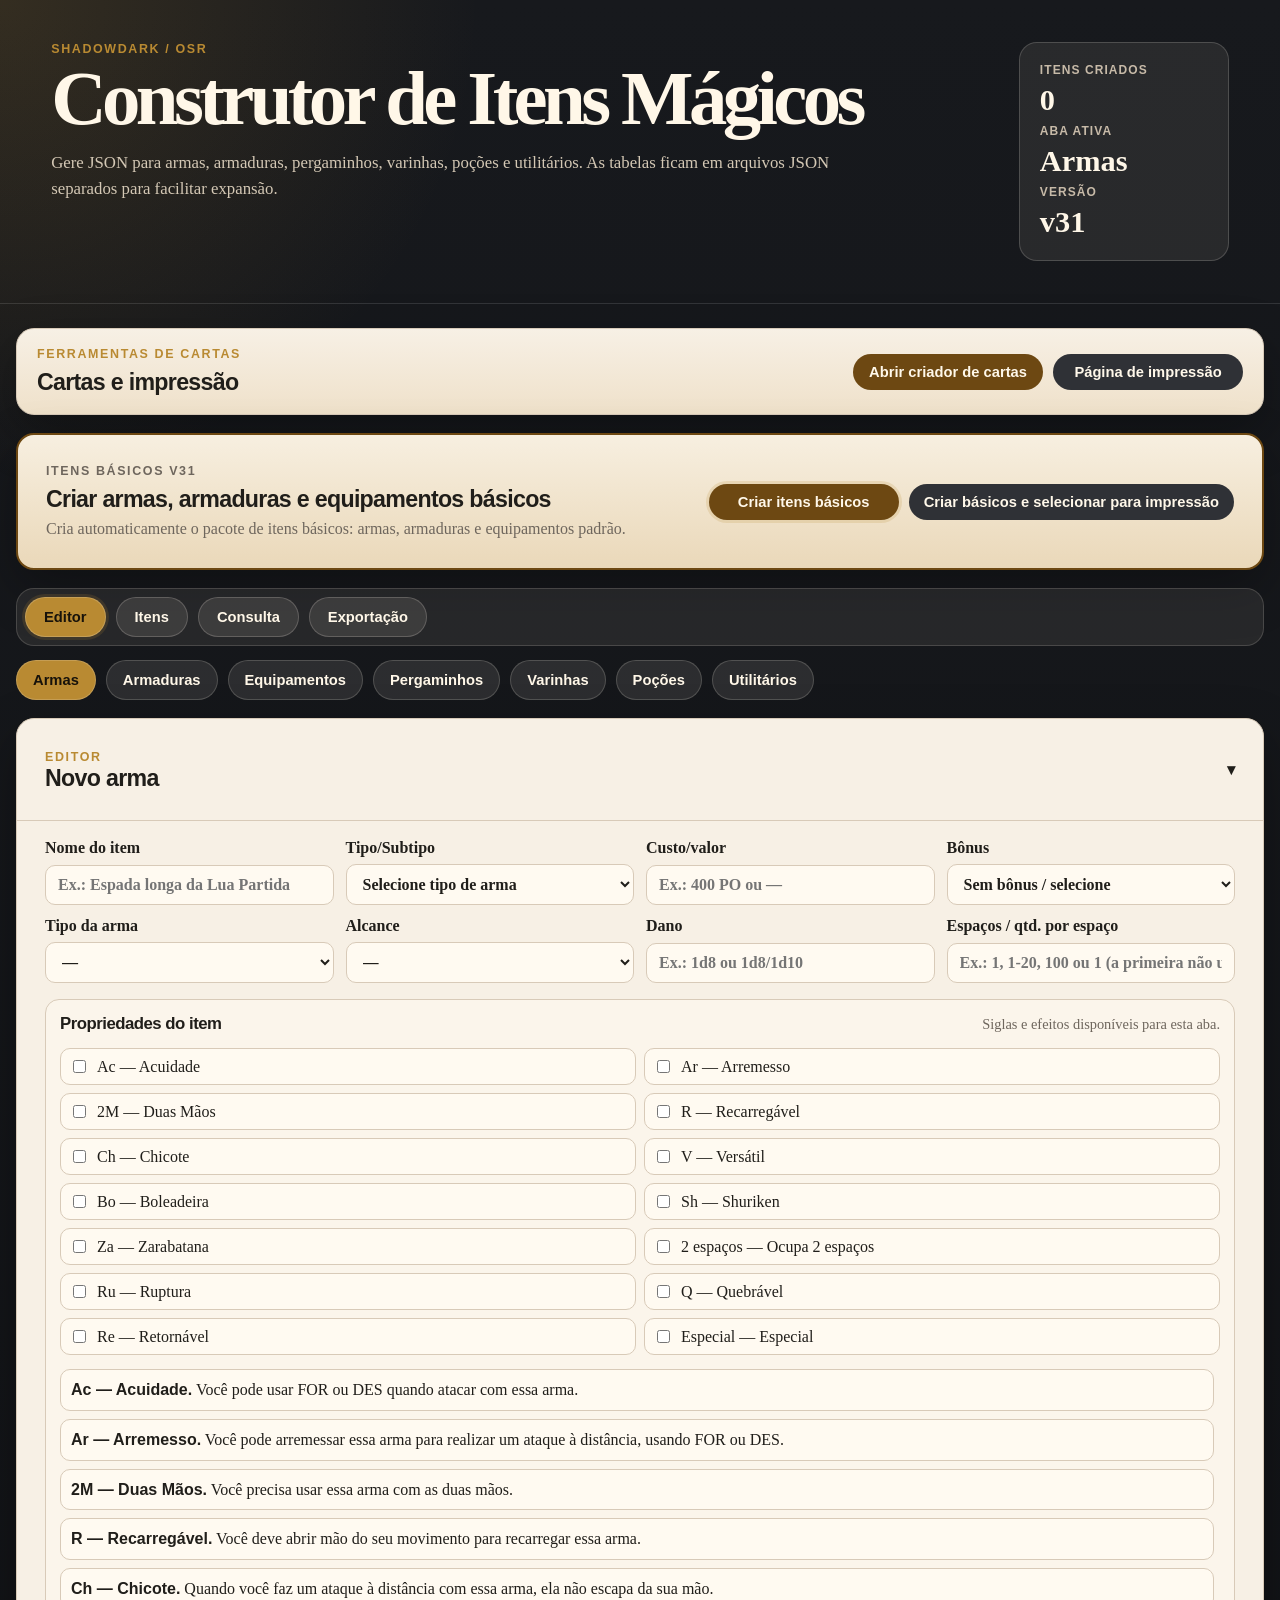
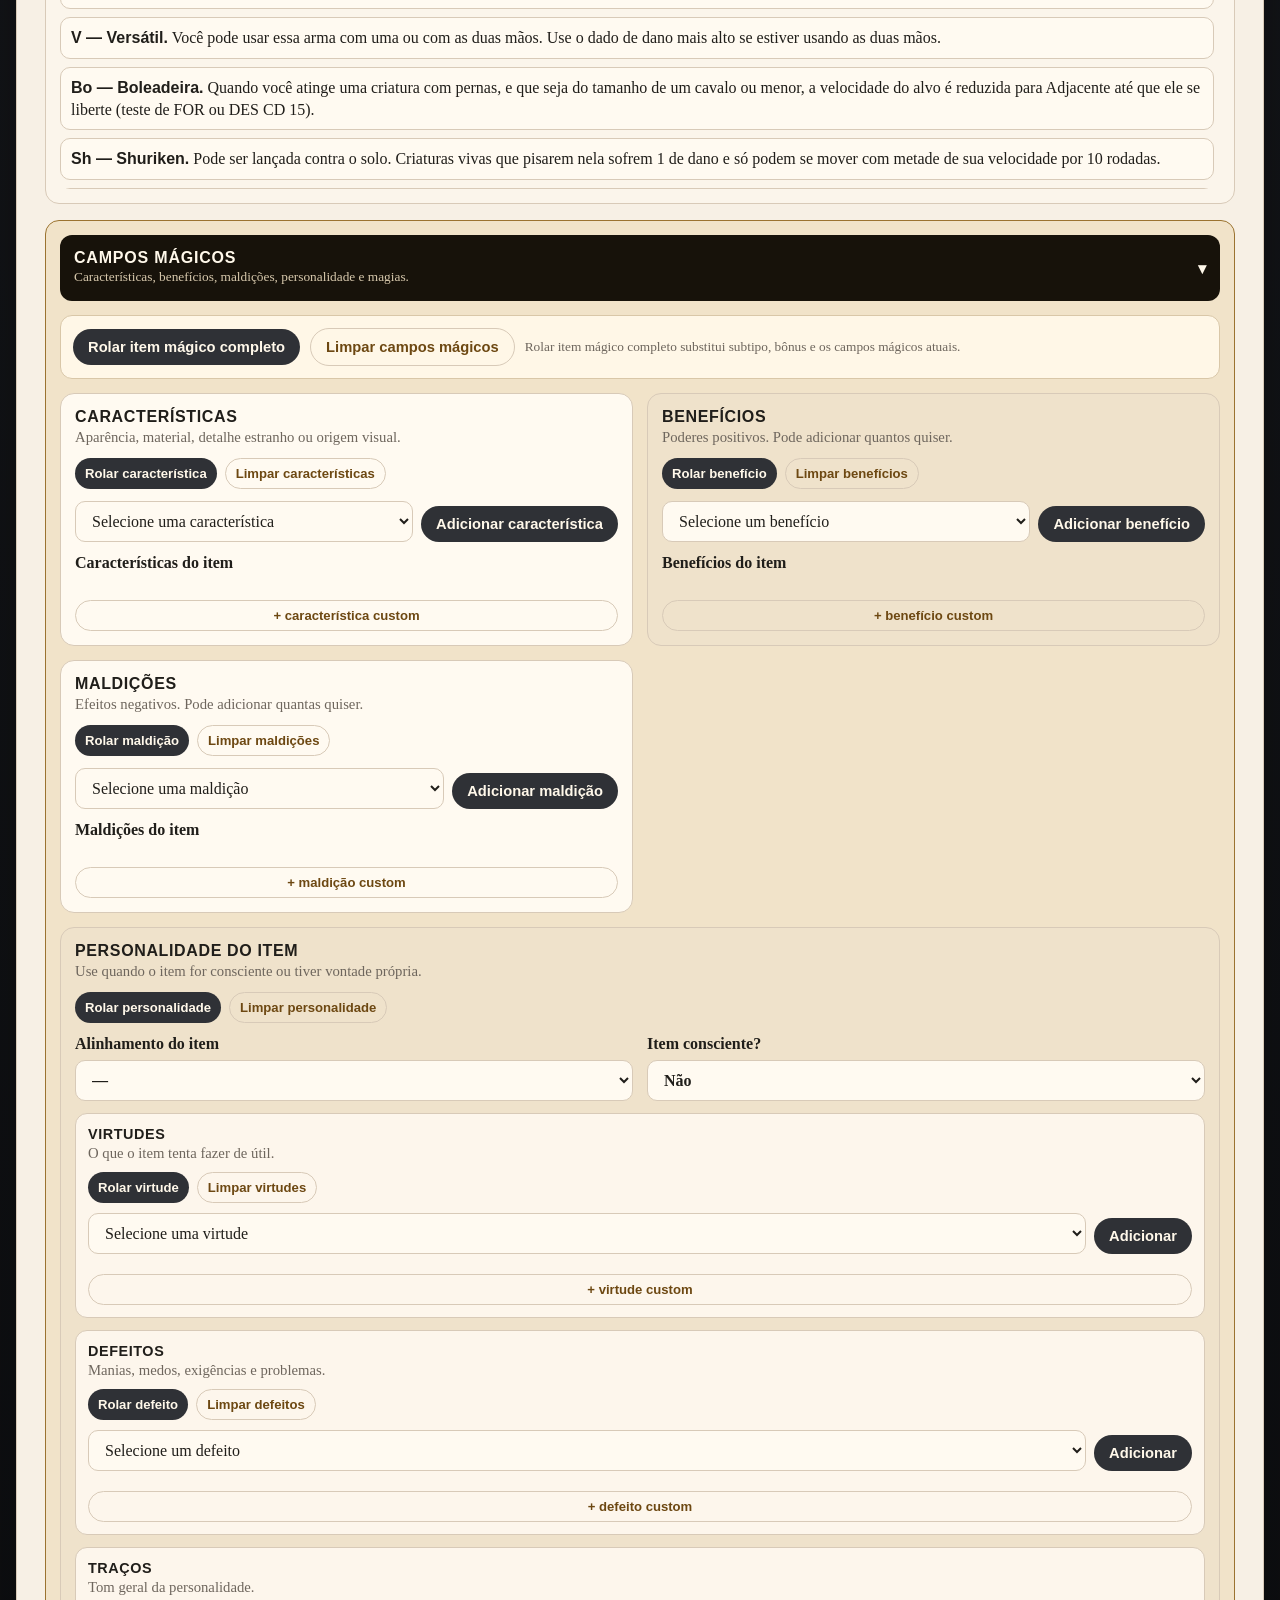
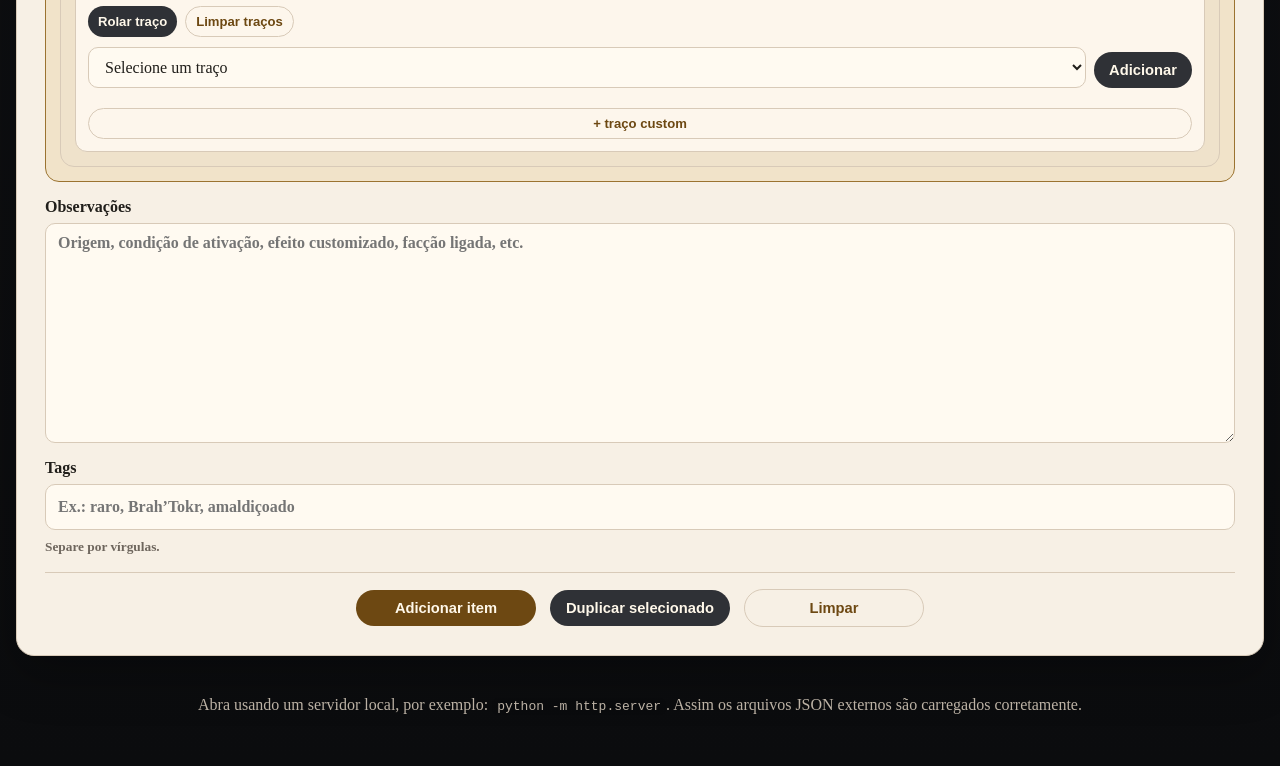
<file: index.html>
<!doctype html>
<html lang="pt-BR">
<head>
  <meta charset="utf-8" />
  <meta name="viewport" content="width=device-width, initial-scale=1" />
  <meta http-equiv="Cache-Control" content="no-cache, no-store, must-revalidate" />
  <meta http-equiv="Pragma" content="no-cache" />
  <meta http-equiv="Expires" content="0" />
  <title>Shadowdark — Construtor de Itens Mágicos</title>
  <link rel="stylesheet" href="styles.css?v=31" />
</head>
<body>
  <header class="hero">
    <div>
      <p class="eyebrow">Shadowdark / OSR</p>
      <h1>Construtor de Itens Mágicos</h1>
      <p class="subtitle">
        Gere JSON para armas, armaduras, pergaminhos, varinhas, poções e utilitários. As tabelas ficam em arquivos JSON separados para facilitar expansão.
      </p>
    </div>
    <div class="hero-card">
      <span class="stat-label">Itens criados</span>
      <strong id="itemCount">0</strong>
      <span class="stat-label">Aba ativa</span>
      <strong id="activeTypeLabel">—</strong>
      <span class="stat-label">Versão</span>
      <strong>v31</strong>
    </div>
  </header>

  <main class="app">
    <section class="panel tools-panel">
      <div class="tools-panel-text">
        <p class="eyebrow">Ferramentas de cartas</p>
        <h2>Cartas e impressão</h2>
      </div>
      <div class="tools-panel-actions">
        <button class="app-button primary" id="openCardBuilderBtn" type="button">Abrir criador de cartas</button>
        <button class="app-button secondary-button" id="openPrintPageBtn" type="button">Página de impressão</button>
      </div>
    </section>
    <section class="panel standard-cards-panel">
      <div class="standard-cards-text">
        <p class="eyebrow">Itens básicos v31</p>
        <h2>Criar armas, armaduras e equipamentos básicos</h2>
        <p>
          Cria automaticamente o pacote de itens básicos: armas, armaduras e equipamentos padrão.
        </p>
      </div>
      <div class="tools-panel-actions">
        <button class="app-button primary" id="createStandardCardsBtn" type="button">Criar itens básicos</button>
        <button class="app-button secondary-button" id="createStandardAndPrintBtn" type="button">Criar básicos e selecionar para impressão</button>
      </div>
    </section>

    <nav class="workspace-tabs" aria-label="Áreas do projeto">
      <button class="workspace-tab active" type="button" data-workspace-tab="editor">Editor</button>
      <button class="workspace-tab" type="button" data-workspace-tab="items">Itens</button>
      <button class="workspace-tab" type="button" data-workspace-tab="consult">Consulta</button>
      <button class="workspace-tab" type="button" data-workspace-tab="export">Exportação</button>
    </nav>

    <nav class="tabs item-type-tabs" id="typeTabs" aria-label="Tipos de item"></nav>

    <section class="grid workspace-grid">
      <details class="panel editor-panel collapsible workspace-pane is-workspace-active" data-workspace-pane="editor" open>
        <summary class="collapsible-summary">
          <span>
            <span class="eyebrow">Editor</span>
            <span class="summary-title" id="formTitle">Novo item</span>
          </span>
          <span class="chevron">▾</span>
        </summary>

        <div class="panel-body">
          <form id="itemForm">
            <input type="hidden" id="editingId" />

            <div class="field-grid">
              <label>
                Nome do item
                <input id="name" required placeholder="Ex.: Espada longa da Lua Partida" />
              </label>

              <label>
                Tipo/Subtipo
                <select id="subtype"></select>
              </label>

              <label class="field-cost">
                Custo/valor
                <input id="cost" placeholder="Ex.: 400 PO ou —" />
              </label>

              <label class="field-bonus">
                Bônus
                <select id="bonus"></select>
              </label>

              <label class="weapon-only">
                Tipo da arma
                <select id="weaponAttackType">
                  <option value="">—</option>
                  <option value="C">Corpo a corpo (C)</option>
                  <option value="D">Distância (D)</option>
                  <option value="C/D">Corpo a corpo / Distância (C/D)</option>
                  <option value="-">Especial / não aplicável</option>
                </select>
              </label>

              <label class="weapon-only">
                Alcance
                <select id="range">
                  <option value="">—</option>
                  <option value="A">Adjacente (A)</option>
                  <option value="P">Perto (P)</option>
                  <option value="L">Longe (L)</option>
                  <option value="A/P">Adjacente / Perto (A/P)</option>
                  <option value="A/L">Adjacente / Longe (A/L)</option>
                  <option value="2x A">2x Adjacente</option>
                  <option value="-">Especial / não aplicável</option>
                </select>
              </label>

              <label class="weapon-only">
                Dano
                <input id="damage" placeholder="Ex.: 1d8 ou 1d8/1d10" />
              </label>

              <label>
                Espaços / qtd. por espaço
                <input id="slots" placeholder="Ex.: 1, 1-20, 100 ou 1 (a primeira não usa espaço)" />
              </label>

              <label class="armor-only">
                CA da armadura
                <input id="armorClass" placeholder="Ex.: 11 + MOD DES, 15 ou +2" />
              </label>
            </div>

            <section class="box" id="propertiesBox" hidden>
              <div class="box-head">
                <h3>Propriedades do item</h3>
                <span>Siglas e efeitos disponíveis para esta aba.</span>
              </div>
              <div id="propertyChecks" class="check-grid"></div>
              <div id="propertyGlossary" class="glossary"></div>
            </section>

            <details class="box magic-box collapsible-inner" open>
              <summary class="magic-summary-bar">
                <span>
                  <strong>Campos mágicos</strong>
                  <small>Características, benefícios, maldições, personalidade e magias.</small>
                </span>
                <span class="chevron">▾</span>
              </summary>

              <div class="magic-body">
                <div class="magic-main-actions">
                  <button class="secondary" id="rollItemBtn" type="button">Rolar item mágico completo</button>
                  <button class="ghost" id="clearMagicAllBtn" type="button">Limpar campos mágicos</button>
                  <small>Rolar item mágico completo substitui subtipo, bônus e os campos mágicos atuais.</small>
                </div>

                <div class="magic-grid-group tone-a">
                  <div class="group-title">
                    <strong>Características</strong>
                    <span>Aparência, material, detalhe estranho ou origem visual.</span>
                  </div>
                  <div class="group-actions">
                    <button class="secondary small" data-random="characteristics" type="button">Rolar característica</button>
                    <button class="ghost small" data-clear-list="characteristics" type="button">Limpar características</button>
                  </div>
                  <div class="add-row">
                    <select id="characteristicSelect"></select>
                    <button class="secondary" id="addCharacteristicBtn" type="button">Adicionar característica</button>
                  </div>
                  <div class="list-field">
                    <label>Características do item</label>
                    <div id="characteristicsList" class="dynamic-list"></div>
                    <button class="ghost small" data-add-list="characteristics" type="button">+ característica custom</button>
                  </div>
                </div>

                <div class="magic-grid-group tone-b">
                  <div class="group-title">
                    <strong>Benefícios</strong>
                    <span>Poderes positivos. Pode adicionar quantos quiser.</span>
                  </div>
                  <div class="group-actions">
                    <button class="secondary small" data-random="benefits" type="button">Rolar benefício</button>
                    <button class="ghost small" data-clear-list="benefits" type="button">Limpar benefícios</button>
                  </div>
                  <div class="add-row">
                    <select id="benefitSelect"></select>
                    <button class="secondary" id="addBenefitBtn" type="button">Adicionar benefício</button>
                  </div>
                  <div class="list-field">
                    <label>Benefícios do item</label>
                    <div id="benefitsList" class="dynamic-list"></div>
                    <button class="ghost small" data-add-list="benefits" type="button">+ benefício custom</button>
                  </div>
                </div>

                <div class="magic-grid-group tone-a">
                  <div class="group-title">
                    <strong>Maldições</strong>
                    <span>Efeitos negativos. Pode adicionar quantas quiser.</span>
                  </div>
                  <div class="group-actions">
                    <button class="secondary small" data-random="curses" type="button">Rolar maldição</button>
                    <button class="ghost small" data-clear-list="curses" type="button">Limpar maldições</button>
                  </div>
                  <div class="add-row">
                    <select id="curseSelect"></select>
                    <button class="secondary" id="addCurseBtn" type="button">Adicionar maldição</button>
                  </div>
                  <div class="list-field">
                    <label>Maldições do item</label>
                    <div id="cursesList" class="dynamic-list"></div>
                    <button class="ghost small" data-add-list="curses" type="button">+ maldição custom</button>
                  </div>
                </div>

                <div class="magic-grid-group tone-b personality-zone">
                  <div class="group-title">
                    <strong>Personalidade do item</strong>
                    <span>Use quando o item for consciente ou tiver vontade própria.</span>
                  </div>
                  <div class="group-actions">
                    <button class="secondary small" data-random="personality" type="button">Rolar personalidade</button>
                    <button class="ghost small" data-clear-personality type="button">Limpar personalidade</button>
                  </div>

                  <div class="field-grid">
                    <label>
                      Alinhamento do item
                      <select id="alignment">
                        <option value="">—</option>
                        <option value="Ordeiro">Ordeiro</option>
                        <option value="Neutro">Neutro</option>
                        <option value="Caótico">Caótico</option>
                      </select>
                    </label>

                    <label>
                      Item consciente?
                      <select id="sentient">
                        <option value="false">Não</option>
                        <option value="true">Sim</option>
                      </select>
                    </label>
                  </div>

                  <div class="personality-grid">
                    <div class="personality-card">
                      <div class="group-title mini">
                        <strong>Virtudes</strong>
                        <span>O que o item tenta fazer de útil.</span>
                      </div>
                      <div class="group-actions">
                        <button class="secondary small" data-random="virtues" type="button">Rolar virtude</button>
                        <button class="ghost small" data-clear-list="virtues" type="button">Limpar virtudes</button>
                      </div>
                      <div class="add-row">
                        <select id="virtueSelect"></select>
                        <button class="secondary" id="addVirtueBtn" type="button">Adicionar</button>
                      </div>
                      <div id="virtuesList" class="dynamic-list"></div>
                      <button class="ghost small" data-add-list="virtues" type="button">+ virtude custom</button>
                    </div>

                    <div class="personality-card">
                      <div class="group-title mini">
                        <strong>Defeitos</strong>
                        <span>Manias, medos, exigências e problemas.</span>
                      </div>
                      <div class="group-actions">
                        <button class="secondary small" data-random="flaws" type="button">Rolar defeito</button>
                        <button class="ghost small" data-clear-list="flaws" type="button">Limpar defeitos</button>
                      </div>
                      <div class="add-row">
                        <select id="flawSelect"></select>
                        <button class="secondary" id="addFlawBtn" type="button">Adicionar</button>
                      </div>
                      <div id="flawsList" class="dynamic-list"></div>
                      <button class="ghost small" data-add-list="flaws" type="button">+ defeito custom</button>
                    </div>

                    <div class="personality-card">
                      <div class="group-title mini">
                        <strong>Traços</strong>
                        <span>Tom geral da personalidade.</span>
                      </div>
                      <div class="group-actions">
                        <button class="secondary small" data-random="traits" type="button">Rolar traço</button>
                        <button class="ghost small" data-clear-list="traits" type="button">Limpar traços</button>
                      </div>
                      <div class="add-row">
                        <select id="traitSelect"></select>
                        <button class="secondary" id="addTraitBtn" type="button">Adicionar</button>
                      </div>
                      <div id="traitsList" class="dynamic-list"></div>
                      <button class="ghost small" data-add-list="traits" type="button">+ traço custom</button>
                    </div>
                  </div>
                </div>

                <div class="magic-grid-group tone-a spell-area" id="spellArea">
                  <div class="group-title">
                    <strong>Magias referenciadas</strong>
                    <span>Para pergaminhos e varinhas. Apenas referência, sem descrição da magia.</span>
                  </div>
                  <div class="group-actions">
                    <button class="secondary small" data-random="spells" type="button">Rolar magia</button>
                    <button class="ghost small" data-clear-spells type="button">Limpar magia/grau</button>
                  </div>
                  <div class="field-grid">
                    <label>
                      Grau da magia
                      <select id="spellTier"></select>
                    </label>
                  </div>
                  <div class="add-row">
                    <select id="spellSelect"></select>
                    <button class="secondary" id="addSpellBtn" type="button">Adicionar magia</button>
                  </div>
                  <div class="list-field">
                    <label>Magias</label>
                    <div id="spellsList" class="dynamic-list"></div>
                    <button class="ghost small" data-add-list="spells" type="button">+ magia custom</button>
                  </div>
                </div>
              </div>
            </details>

            <label class="notes-field">
              Observações
              <textarea id="notes" rows="5" placeholder="Origem, condição de ativação, efeito customizado, facção ligada, etc."></textarea>
            </label>

            <label class="tags-field">
              Tags
              <input id="tags" placeholder="Ex.: raro, Brah’Tokr, amaldiçoado" />
              <small>Separe por vírgulas.</small>
            </label>

            <div class="actions editor-submit-actions">
              <button id="saveBtn" type="submit">Adicionar item</button>
              <button class="secondary" id="duplicateBtn" type="button">Duplicar selecionado</button>
              <button class="ghost" id="resetFormBtn" type="button">Limpar</button>
            </div>
          </form>
        </div>
      </details>

      <details class="panel list-panel collapsible workspace-pane" data-workspace-pane="items" open>
        <summary class="collapsible-summary">
          <span>
            <span class="eyebrow">Itens</span>
            <span class="summary-title">Itens cadastrados</span>
          </span>
          <span class="chevron">▾</span>
        </summary>
        <div class="panel-body">
          <section class="advanced-filter-panel compact-filter-panel filter-shell-v27">
            <div class="filter-toolbar-v27">
              <label class="compact-search-label filter-search-v27">
                Buscar
                <input id="search" type="search" placeholder="Nome do item..." />
              </label>

              <div class="filter-combine-inline" role="group" aria-label="Combinar filtros">
                <span>Combinar</span>
                <label>
                  <input id="filterModeAnd" name="filterCombineMode" type="radio" value="AND" checked />
                  <strong>AND</strong>
                </label>
                <label>
                  <input id="filterModeOr" name="filterCombineMode" type="radio" value="OR" />
                  <strong>OR</strong>
                </label>
              </div>

              <button class="app-button primary" id="openFiltersBtn" type="button">Filtros</button>
              <button class="ghost small" id="clearFiltersBtn" type="button">Limpar</button>
            </div>

            <div class="active-filter-bar">
              <span id="filterStatus">Sem filtro ativo</span>
              <div id="activeFilterChips" class="active-filter-chips"></div>
            </div>
          </section>

          <div class="filter-modal" id="filterModal" hidden>
            <div class="filter-modal-backdrop" data-close-filters></div>

            <section class="filter-modal-card" role="dialog" aria-modal="true" aria-labelledby="filterModalTitle">
              <div class="filter-modal-header">
                <div>
                  <p class="eyebrow">Filtros</p>
                  <h3 id="filterModalTitle">Filtrar itens cadastrados</h3>
                </div>
                <button class="ghost small" id="closeFiltersBtn" type="button">Fechar</button>
              </div>

              <div class="filter-builder-head">
                <p class="filter-modal-hint">
                  Monte filtros como no 5eTools: use vários campos e escolha se eles precisam combinar em AND ou OR.
                </p>

                <div class="filter-mode-card">
                  <span>Campos ativos</span>
                  <label>
                    <input name="filterCombineMode" type="radio" value="AND" checked />
                    <strong>AND</strong>
                    <small>todos precisam bater</small>
                  </label>
                  <label>
                    <input name="filterCombineMode" type="radio" value="OR" />
                    <strong>OR</strong>
                    <small>qualquer um pode bater</small>
                  </label>
                </div>
              </div>

              <div class="filter-grid">
                <label>
                  Tipo de item
                  <select id="typeFilter">
                    <option value="">Todos os tipos</option>
                  </select>
                </label>

                <label>
                  Subtipo
                  <input id="subtypeFilter" type="search" placeholder="Ex.: espada longa, couro, varinha" />
                </label>

                <label>
                  Incluir TAGS
                  <input id="includeTagsFilter" placeholder="Ex.: RARO, BRAH’TOKR" />
                  <small>Separe por vírgula. Acentos são ignorados.</small>
                </label>

                <label>
                  Modo das TAGS incluídas
                  <select id="tagCombineMode">
                    <option value="ALL">Todas as TAGS</option>
                    <option value="ANY">Qualquer TAG</option>
                  </select>
                  <small>Controla apenas o campo Incluir TAGS.</small>
                </label>

                <label>
                  Excluir TAGS
                  <input id="excludeTagsFilter" placeholder="Ex.: TESTE, COMUM" />
                  <small>Remove itens com qualquer uma dessas TAGS.</small>
                </label>

                <label>
                  Propriedades
                  <input id="propertyFilter" placeholder="Ex.: AC, AR, RU" />
                  <small>Separe por vírgula. Em AND exige todas; em OR aceita qualquer uma.</small>
                </label>

                <label>
                  Bônus
                  <select id="bonusFilter">
                    <option value="">Qualquer bônus</option>
                    <option value="+0">+0</option>
                    <option value="+1">+1</option>
                    <option value="+2">+2</option>
                    <option value="+3">+3</option>
                    <option value="SEM_BONUS">Sem bônus</option>
                  </select>
                </label>

                <label>
                  Criado de
                  <input id="createdFromFilter" type="date" />
                </label>

                <label>
                  Criado até
                  <input id="createdToFilter" type="date" />
                </label>

                <label>
                  Texto mágico
                  <input id="magicTextFilter" type="search" placeholder="Benefício, maldição, virtude, magia..." />
                </label>

                <label>
                  Ordenar por
                  <select id="sortBy">
                    <option value="createdAt">Ordem de criação</option>
                    <option value="name">Nome</option>
                    <option value="itemType">Tipo</option>
                    <option value="updatedAt">Última edição</option>
                  </select>
                </label>
              </div>

              <div class="filter-modal-actions">
                <button class="ghost" id="clearFiltersBtnModal" type="button">Limpar filtros</button>
                <button class="app-button primary" id="applyFiltersBtn" type="button">Aplicar filtros</button>
              </div>
            </section>
          </div>

          <div class="bulk-card-actions compact-bulk-actions">
            <div class="bulk-group">
              <button class="ghost small" id="selectVisibleCardsBtn" type="button">Selecionar visíveis</button>
              <button class="ghost small" id="deselectVisibleCardsBtn" type="button">Desselecionar visíveis</button>
              <button class="ghost small" id="invertVisibleCardsBtn" type="button">Inverter visíveis</button>
              <button class="ghost small" id="clearSelectedCardsBtn" type="button">Limpar seleção</button>
            </div>

            <div class="bulk-group active-type-bulk-group">
              <button class="secondary small" id="selectActiveTypeCardsBtn" type="button">Selecionar aba atual</button>
              <button class="ghost small" id="deselectActiveTypeCardsBtn" type="button">Desselecionar aba atual</button>
            </div>

            <div class="bulk-group type-bulk-group">
              <select id="bulkTypeSelect" aria-label="Selecionar grupo por tipo">
                <option value="">Tipo de item...</option>
              </select>
              <button class="secondary small" id="selectTypeCardsBtn" type="button">Selecionar tipo</button>
              <button class="ghost small" id="deselectTypeCardsBtn" type="button">Desselecionar tipo</button>
            </div>

            <div class="bulk-print-group">
              <span id="selectedCardsCount">0 selecionados</span>
              <button class="app-button primary small" id="openPrintSelectedBtn" type="button">Montar página de impressão</button>
            </div>
          </div>

          <div class="items-table-wrap compact-items-wrap">
            <table class="items-compact-table">
              <thead>
                <tr>
                  <th class="select-col">
                    <label class="table-check-label" title="Selecionar ou desselecionar todos os itens visíveis">
                      <input id="toggleVisibleSelection" type="checkbox" />
                      <span>Sel.</span>
                    </label>
                  </th>
                  <th>Nome</th>
                  <th>Tipo</th>
                  <th>Dados</th>
                  <th>Tags</th>
                  <th>Txt.</th>
                  <th>Ações</th>
                </tr>
              </thead>
              <tbody id="itemsBody"></tbody>
            </table>
          </div>
          <p id="emptyState" class="empty">Nenhum item criado ainda.</p>
        </div>
      </details>

      <details class="panel consult-panel collapsible workspace-pane" data-workspace-pane="consult" open>
        <summary class="collapsible-summary">
          <span>
            <span class="eyebrow">Consulta</span>
            <span class="summary-title" id="consultTitle">Tabelas da aba</span>
          </span>
          <span class="chevron">▾</span>
        </summary>
        <div class="panel-body">
          <p class="hint">
            Estas tabelas são lidas dos arquivos em <code>data/tables</code>. Para expandir o conteúdo, adicione novas linhas ou novos arquivos no manifesto.
          </p>
          <div id="consultTables" class="consult-grid"></div>
        </div>
      </details>

      <details class="panel export-panel collapsible workspace-pane" data-workspace-pane="export" open>
        <summary class="collapsible-summary">
          <span>
            <span class="eyebrow">Exportação</span>
            <span class="summary-title">JSON / Importação</span>
          </span>
          <span class="chevron">▾</span>
        </summary>
        <div class="panel-body">
          <div class="actions compact">
            <button class="secondary" id="copyJsonBtn" type="button">Copiar</button>
            <button class="secondary" id="downloadJsonBtn" type="button">Baixar .json</button>
          </div>

          <textarea id="jsonOutput" spellcheck="false"></textarea>

          <details class="import-box">
            <summary>Importar JSON</summary>

            <label class="file-import">
              Selecionar arquivo .json
              <input id="jsonFileInput" type="file" accept="application/json,.json" />
              <small>Ao selecionar um arquivo, o conteúdo será colocado no campo abaixo para conferência antes de importar.</small>
            </label>

            <textarea id="jsonInput" rows="6" spellcheck="false" placeholder='{"items":[...]}'></textarea>
            <div class="actions">
              <button class="secondary" id="importJsonBtn" type="button">Importar</button>
              <button class="danger" id="clearAllBtn" type="button">Apagar tudo</button>
            </div>
          </details>
        </div>
      </details>
    </section>
  </main>

  <footer class="footer">
    <p>Abra usando um servidor local, por exemplo: <code>python -m http.server</code>. Assim os arquivos JSON externos são carregados corretamente.</p>
  </footer>

  <template id="listItemTemplate">
    <div class="dynamic-item">
      <input />
      <button class="danger small" type="button">Remover</button>
    </div>
  </template>


  <template id="itemCardTemplate">
    <tr class="item-table-row">
      <td class="select-col"></td>
      <td></td>
      <td></td>
      <td></td>
      <td></td>
      <td></td>
      <td></td>
    </tr>
  </template>

  <script src="app.js?v=31"></script>
</body>
</html>
</file>
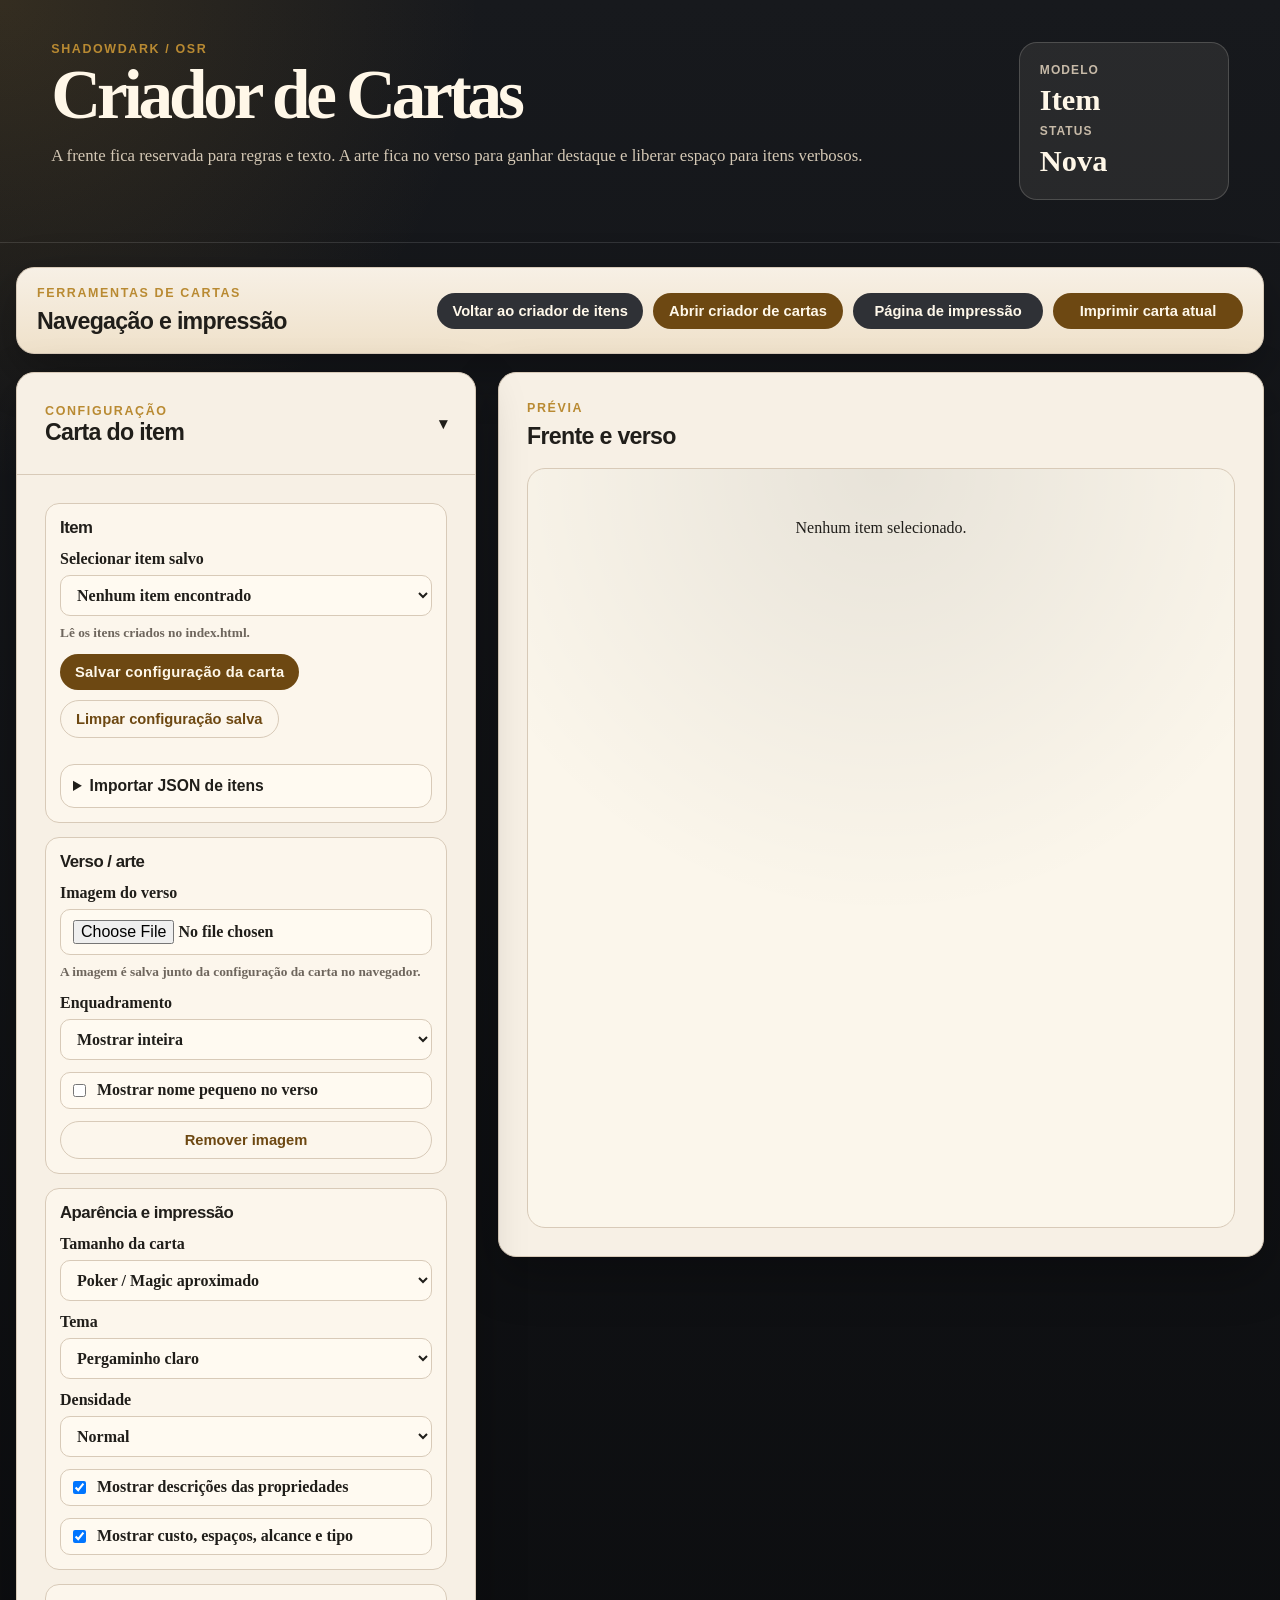
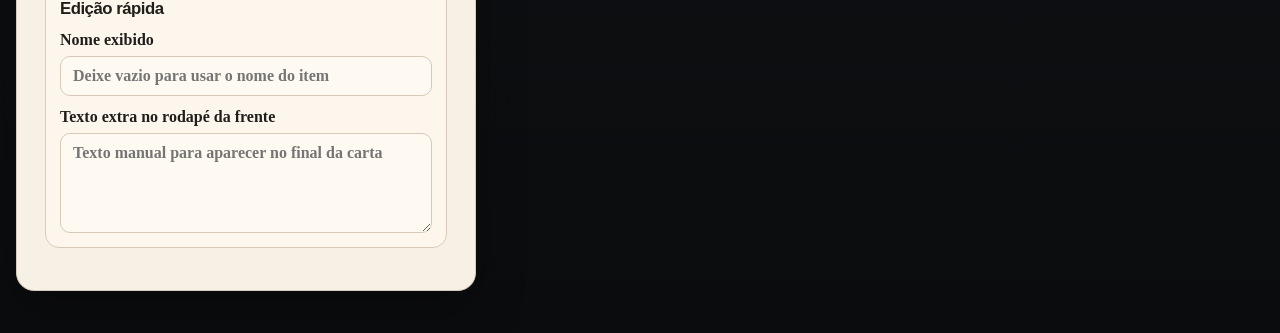
<file: card.html>
<!doctype html>
<html lang="pt-BR">
<head>
  <meta charset="utf-8" />
  <meta name="viewport" content="width=device-width, initial-scale=1" />
  <meta http-equiv="Cache-Control" content="no-cache, no-store, must-revalidate" />
  <meta http-equiv="Pragma" content="no-cache" />
  <meta http-equiv="Expires" content="0" />
  <title>Shadowdark — Criador de Cartas</title>
  <link rel="stylesheet" href="styles.css?v=31" />
  <link rel="stylesheet" href="card.css?v=31" />
</head>
<body>
  <header class="hero card-hero">
    <div>
      <p class="eyebrow">Shadowdark / OSR</p>
      <h1>Criador de Cartas</h1>
      <p class="subtitle">A frente fica reservada para regras e texto. A arte fica no verso para ganhar destaque e liberar espaço para itens verbosos.</p>
    </div>
    <div class="hero-card">
      <span class="stat-label">Modelo</span>
      <strong id="activeTemplate">Item</strong>
      <span class="stat-label">Status</span>
      <strong id="saveStatus">—</strong>
    </div>
  </header>

  <main class="card-app">
    <section class="panel tools-panel no-print">
      <div class="tools-panel-text">
        <p class="eyebrow">Ferramentas de cartas</p>
        <h2>Navegação e impressão</h2>
      </div>
      <div class="tools-panel-actions">
        <button class="app-button secondary-button" type="button" onclick="window.location.href='index.html'">Voltar ao criador de itens</button>
        <button class="app-button primary" type="button" onclick="window.location.href='card.html'">Abrir criador de cartas</button>
        <button class="app-button secondary-button" type="button" onclick="window.location.href='print.html'">Página de impressão</button>
        <button class="app-button primary" id="printBtn" type="button">Imprimir carta atual</button>
      </div>
    </section>

    <section class="card-layout">
      <details class="panel collapsible card-controls" open>
        <summary class="collapsible-summary">
          <span><span class="eyebrow">Configuração</span><span class="summary-title">Carta do item</span></span>
          <span class="chevron">▾</span>
        </summary>

        <div class="panel-body">
          <section class="control-block">
            <h2>Item</h2>
            <label>Selecionar item salvo<select id="itemSelect"></select><small>Lê os itens criados no index.html.</small></label>
            <div class="actions">
              <button class="open-card-button" id="saveCardConfigBtn" type="button">Salvar configuração da carta</button>
              <button class="ghost" id="resetCardConfigBtn" type="button">Limpar configuração salva</button>
            </div>

            <details class="import-box">
              <summary>Importar JSON de itens</summary>
              <label class="file-import">Selecionar arquivo .json<input id="jsonFileInput" type="file" accept="application/json,.json" /></label>
              <textarea id="jsonInput" rows="5" spellcheck="false" placeholder='Cole aqui um JSON exportado pelo criador de itens'></textarea>
              <div class="actions">
                <button class="secondary" id="importJsonBtn" type="button">Importar JSON</button>
                <button class="ghost" id="reloadLocalBtn" type="button">Recarregar itens locais</button>
              </div>
            </details>
          </section>

          <section class="control-block">
            <h2>Verso / arte</h2>
            <label>Imagem do verso<input id="imageInput" type="file" accept="image/*" /><small>A imagem é salva junto da configuração da carta no navegador.</small></label>
            <label>Enquadramento<select id="artFit"><option value="contain">Mostrar inteira</option><option value="cover">Preencher verso</option></select></label>
            <label class="check inline-check"><input id="showBackName" type="checkbox" /><span>Mostrar nome pequeno no verso</span></label>
            <button class="ghost" id="clearImageBtn" type="button">Remover imagem</button>
          </section>

          <section class="control-block">
            <h2>Aparência e impressão</h2>
            <label>Tamanho da carta<select id="cardSize"><option value="poker">Poker / Magic aproximado</option><option value="tarot">Tarot vertical</option><option value="square">Quadrada</option></select></label>
            <label>Tema<select id="theme"><option value="parchment">Pergaminho claro</option><option value="dark">Shadowdark escuro</option><option value="clean">Limpo para impressão</option></select></label>
            <label>Densidade<select id="density"><option value="normal">Normal</option><option value="compact">Compacta</option><option value="large">Mais espaçada</option></select></label>
            <label class="check inline-check"><input id="showDescriptions" type="checkbox" checked /><span>Mostrar descrições das propriedades</span></label>
            <label class="check inline-check"><input id="showMeta" type="checkbox" checked /><span>Mostrar custo, espaços, alcance e tipo</span></label>
          </section>

          <section class="control-block">
            <h2>Edição rápida</h2>
            <label>Nome exibido<input id="overrideName" placeholder="Deixe vazio para usar o nome do item" /></label>
            <label>Texto extra no rodapé da frente<textarea id="extraText" rows="4" placeholder="Texto manual para aparecer no final da carta"></textarea></label>
          </section>
        </div>
      </details>

      <section class="panel card-preview-panel">
        <div class="panel-head no-print"><div><p class="eyebrow">Prévia</p><h2>Frente e verso</h2></div></div>
        <div class="preview-stage">
          <div class="card-preview-pair" id="cardPreview"></div>
        </div>
      </section>
    </section>
  </main>

  <script src="card-renderer.js?v=31"></script>
  <script src="card.js?v=31"></script>
</body>
</html>
</file>
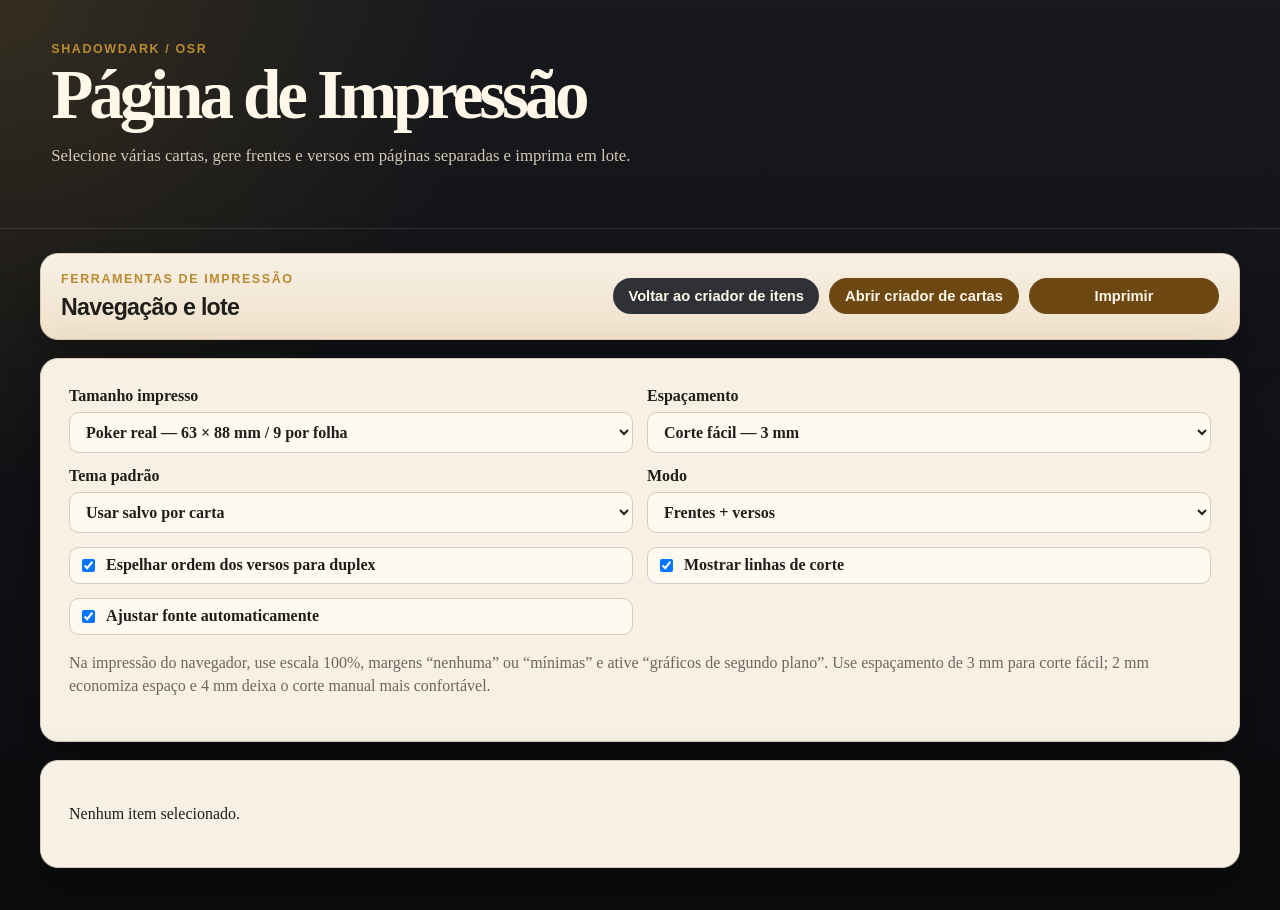
<file: print.html>
<!doctype html>
<html lang="pt-BR">
<head>
  <meta charset="utf-8" />
  <meta name="viewport" content="width=device-width, initial-scale=1" />
  <meta http-equiv="Cache-Control" content="no-cache, no-store, must-revalidate" />
  <meta http-equiv="Pragma" content="no-cache" />
  <meta http-equiv="Expires" content="0" />
  <title>Shadowdark — Página de Impressão</title>
  <link rel="stylesheet" href="styles.css?v=31" />
  <link rel="stylesheet" href="card.css?v=31" />
  <link rel="stylesheet" href="print.css?v=31" />
</head>
<body>
  <header class="hero print-hero">
    <div>
      <p class="eyebrow">Shadowdark / OSR</p>
      <h1>Página de Impressão</h1>
      <p class="subtitle">Selecione várias cartas, gere frentes e versos em páginas separadas e imprima em lote.</p>
    </div>
  </header>

  <main class="print-app">
    <section class="panel tools-panel no-print">
      <div class="tools-panel-text">
        <p class="eyebrow">Ferramentas de impressão</p>
        <h2>Navegação e lote</h2>
      </div>
      <div class="tools-panel-actions">
        <button class="app-button secondary-button" type="button" onclick="window.location.href='index.html'">Voltar ao criador de itens</button>
        <button class="app-button primary" type="button" onclick="window.location.href='card.html'">Abrir criador de cartas</button>
        <button class="app-button primary" id="printBtn" type="button">Imprimir</button>
      </div>
    </section>

    <section class="panel no-print print-controls">
      <div class="control-grid">
        <label>Tamanho impresso<select id="printSize"><option value="poker">Poker real — 63 × 88 mm / 9 por folha</option><option value="large">Grande — 70 × 98 mm / 6 por folha</option><option value="mini">Mini — 57 × 80 mm / 9 por folha</option><option value="tarot">Tarot — 70 × 120 mm / 4 por folha</option></select></label>
        <label>Espaçamento<select id="printGap"><option value="2">Compacto — 2 mm</option><option value="3" selected>Corte fácil — 3 mm</option><option value="4">Corte confortável — 4 mm</option></select></label>
        <label>Tema padrão<select id="theme"><option value="saved">Usar salvo por carta</option><option value="parchment">Pergaminho claro</option><option value="dark">Shadowdark escuro</option><option value="clean">Limpo</option></select></label>
        <label>Modo<select id="printMode"><option value="both">Frentes + versos</option><option value="fronts">Só frentes</option><option value="backs">Só versos</option></select></label>
        <label class="check inline-check"><input id="mirrorBacks" type="checkbox" checked /><span>Espelhar ordem dos versos para duplex</span></label>
        <label class="check inline-check"><input id="showCutLines" type="checkbox" checked /><span>Mostrar linhas de corte</span></label>
        <label class="check inline-check"><input id="autoFontFit" type="checkbox" checked /><span>Ajustar fonte automaticamente</span></label>
      </div>
      <p class="hint">Na impressão do navegador, use escala 100%, margens “nenhuma” ou “mínimas” e ative “gráficos de segundo plano”. Use espaçamento de 3 mm para corte fácil; 2 mm economiza espaço e 4 mm deixa o corte manual mais confortável.</p>
    </section>

    <section id="printRoot" class="print-root"></section>
  </main>

  <script src="card-renderer.js?v=31"></script>
  <script src="print.js?v=31"></script>
</body>
</html>
</file>
<file: styles.css>
:root {
  --bg: #101113;
  --panel: #f7f0e5;
  --paper: #fffaf1;
  --ink: #201e1a;
  --muted: #6e665d;
  --line: #d8cab8;
  --accent: #b98a32;
  --accent-dark: #6d4812;
  --danger: #8e2f2f;
  --black: #111214;
  --radius: 18px;
  --shadow: 0 18px 50px rgba(0,0,0,.28);
}

* { box-sizing: border-box; }
body {
  margin: 0;
  font-family: Georgia, "Times New Roman", serif;
  background:
    radial-gradient(circle at top left, rgba(185, 138, 50, .18), transparent 30rem),
    linear-gradient(#17191d, #0b0c0e);
  color: var(--ink);
  min-height: 100vh;
}
button, input, select, textarea { font: inherit; }

.hero {
  color: #fff7e8;
  padding: 42px clamp(18px, 4vw, 56px);
  display: flex;
  justify-content: space-between;
  gap: 28px;
  border-bottom: 1px solid rgba(255,255,255,.12);
}
.hero h1 {
  margin: 0;
  font-size: clamp(2.2rem, 6vw, 4.8rem);
  letter-spacing: -.06em;
  line-height: .9;
}
.subtitle {
  max-width: 820px;
  color: #d4c8b5;
  line-height: 1.55;
  font-size: 1.05rem;
}
.eyebrow {
  margin: 0 0 8px;
  text-transform: uppercase;
  letter-spacing: .13em;
  font: 800 .78rem Arial, Helvetica, sans-serif;
  color: var(--accent);
}
.hero-card {
  min-width: 210px;
  background: rgba(247,240,229,.08);
  border: 1px solid rgba(247,240,229,.18);
  border-radius: var(--radius);
  padding: 20px;
  display: grid;
  gap: 6px;
  align-content: center;
}
.hero-card strong { font-size: 1.9rem; }
.stat-label {
  font: 700 .75rem Arial, Helvetica, sans-serif;
  text-transform: uppercase;
  letter-spacing: .09em;
  color: #c7baa8;
}

.app {
  width: min(1600px, calc(100% - 32px));
  margin: 24px auto 40px;
}
.tabs {
  display: flex;
  gap: 10px;
  flex-wrap: wrap;
  margin-bottom: 20px;
}
.tab {
  background: rgba(247,240,229,.1);
  border: 1px solid rgba(247,240,229,.18);
  color: #fff7e8;
  border-radius: 999px;
  padding: 11px 16px;
  cursor: pointer;
}
.tab.active {
  background: var(--accent);
  color: #17120a;
}

.grid {
  display: grid;
  grid-template-columns: minmax(360px, 530px) minmax(560px, 1fr);
  grid-template-areas:
    "editor list"
    "editor consult"
    "editor export";
  gap: 22px;
  align-items: start;
}
.panel {
  background: var(--panel);
  border: 1px solid var(--line);
  border-radius: var(--radius);
  box-shadow: var(--shadow);
  padding: clamp(18px, 2.2vw, 28px);
}
.editor-panel { grid-area: editor; position: sticky; top: 16px; }
.list-panel { grid-area: list; }
.consult-panel { grid-area: consult; }
.export-panel { grid-area: export; }

.panel-head {
  display: flex;
  justify-content: space-between;
  gap: 16px;
  align-items: start;
  margin-bottom: 18px;
}
h2, h3 {
  margin: 0;
  font-family: Arial, Helvetica, sans-serif;
  letter-spacing: -.03em;
}
h2 { font-size: 1.45rem; }
h3 { font-size: 1.05rem; }

form, .box, .list-field {
  display: grid;
  gap: 14px;
}
.field-grid {
  display: grid;
  grid-template-columns: 1fr 1fr;
  gap: 14px;
}
label {
  display: grid;
  gap: 7px;
  font-weight: 800;
}
small, .hint {
  color: var(--muted);
  line-height: 1.45;
}
input, select, textarea {
  width: 100%;
  border: 1px solid var(--line);
  background: var(--paper);
  color: var(--ink);
  border-radius: 10px;
  padding: 10px 12px;
  outline: none;
}
textarea { resize: vertical; min-height: 100px; }
input:focus, select:focus, textarea:focus {
  border-color: var(--accent);
  box-shadow: 0 0 0 3px rgba(185,138,50,.18);
}

.box {
  border: 1px solid var(--line);
  border-radius: 14px;
  background: rgba(255,250,241,.55);
  padding: 14px;
}
.box-head {
  display: flex;
  justify-content: space-between;
  gap: 12px;
  align-items: center;
}
.box-head span { color: var(--muted); font-size: .9rem; }

.check-grid {
  display: grid;
  grid-template-columns: 1fr 1fr;
  gap: 8px;
}
.check {
  display: flex;
  gap: 8px;
  align-items: center;
  background: var(--paper);
  border: 1px solid var(--line);
  padding: 8px;
  border-radius: 10px;
  font-weight: 500;
}
.check input { width: auto; }

.glossary {
  display: grid;
  gap: 8px;
}
.glossary-card {
  background: var(--paper);
  border: 1px solid var(--line);
  border-radius: 10px;
  padding: 9px 10px;
  line-height: 1.35;
}
.glossary-card strong {
  font-family: Arial, Helvetica, sans-serif;
}

.add-row {
  display: grid;
  grid-template-columns: 1fr auto;
  gap: 8px;
  align-items: end;
}
.dynamic-list {
  display: grid;
  gap: 8px;
}
.dynamic-item {
  display: grid;
  grid-template-columns: 1fr auto;
  gap: 8px;
}

.actions, .toolbar {
  display: flex;
  gap: 10px;
  flex-wrap: wrap;
}
.actions.compact { justify-content: end; }
button {
  border: 0;
  border-radius: 999px;
  background: var(--accent-dark);
  color: #fff8ea;
  font: 800 .92rem Arial, Helvetica, sans-serif;
  padding: 10px 15px;
  cursor: pointer;
}
button:hover { transform: translateY(-1px); }
.secondary { background: #2f3136; }
.ghost {
  background: transparent;
  color: var(--accent-dark);
  border: 1px solid var(--line);
}
.danger { background: var(--danger); }
.small { padding: 7px 10px; font-size: .82rem; }

.table-wrap {
  overflow: auto;
  border: 1px solid var(--line);
  border-radius: 14px;
  background: var(--paper);
}
table {
  width: 100%;
  min-width: 880px;
  border-collapse: collapse;
}
th, td {
  padding: 10px 12px;
  border-bottom: 1px solid var(--line);
  vertical-align: top;
  text-align: left;
}
th {
  font: 800 .82rem Arial, Helvetica, sans-serif;
  text-transform: uppercase;
  letter-spacing: .05em;
  background: #eee3d1;
}
.row-actions {
  display: flex;
  gap: 6px;
  white-space: nowrap;
}
.pills {
  display: flex;
  flex-wrap: wrap;
  gap: 4px;
}
.pill {
  display: inline-flex;
  border: 1px solid var(--line);
  border-radius: 999px;
  background: #f4e8d1;
  padding: 2px 7px;
  font-size: .8rem;
}
.empty {
  color: var(--muted);
  text-align: center;
  padding: 16px;
}

.consult-grid {
  display: grid;
  grid-template-columns: 1fr 1fr;
  gap: 14px;
}
details.table-card {
  border: 1px solid var(--line);
  border-radius: 14px;
  padding: 12px;
  background: var(--paper);
}
details.table-card summary {
  cursor: pointer;
  font: 900 .98rem Arial, Helvetica, sans-serif;
}
.mini-table {
  display: grid;
  margin-top: 10px;
  font-size: .92rem;
}
.mini-row {
  display: grid;
  grid-template-columns: 72px 1fr;
  gap: 10px;
  padding: 5px 0;
  border-bottom: 1px solid var(--line);
}
.mini-row.multi {
  grid-template-columns: 72px repeat(var(--cols), 1fr);
}
.mini-row strong {
  font-family: Arial, Helvetica, sans-serif;
}
code {
  background: rgba(0,0,0,.08);
  padding: 1px 5px;
  border-radius: 5px;
}

#jsonOutput {
  min-height: 380px;
  font: .9rem/1.5 "Courier New", Courier, monospace;
}
.import-box {
  margin-top: 14px;
  border: 1px solid var(--line);
  border-radius: 14px;
  padding: 12px;
  background: var(--paper);
}
.import-box summary {
  cursor: pointer;
  font: 900 .98rem Arial, Helvetica, sans-serif;
}
.footer {
  color: #bcb2a5;
  text-align: center;
  padding: 0 16px 36px;
}
.toast {
  position: fixed;
  right: 18px;
  bottom: 18px;
  background: #111214;
  color: #fff8ea;
  border: 1px solid rgba(255,255,255,.16);
  border-radius: 14px;
  padding: 12px 14px;
  box-shadow: var(--shadow);
  z-index: 30;
}

@media (max-width: 1120px) {
  .hero { flex-direction: column; }
  .grid {
    grid-template-columns: 1fr;
    grid-template-areas:
      "editor"
      "list"
      "consult"
      "export";
  }
  .editor-panel { position: static; }
}
@media (max-width: 760px) {
  .field-grid, .check-grid, .consult-grid { grid-template-columns: 1fr; }
  .panel-head, .box-head, .add-row, .toolbar { flex-direction: column; display: flex; align-items: stretch; }
}


/* v2 — painéis colapsáveis e campos mais separados */
.collapsible {
  padding: 0;
  overflow: hidden;
}
.collapsible-summary {
  list-style: none;
  cursor: pointer;
  padding: clamp(18px, 2.2vw, 28px);
  display: flex;
  justify-content: space-between;
  align-items: center;
  gap: 14px;
  border-bottom: 1px solid var(--line);
}
.collapsible-summary::-webkit-details-marker {
  display: none;
}
.summary-title {
  display: block;
  font-family: Arial, Helvetica, sans-serif;
  font-size: 1.45rem;
  font-weight: 900;
  letter-spacing: -.03em;
}
.chevron {
  font-family: Arial, Helvetica, sans-serif;
  font-weight: 900;
  transition: transform .16s ease;
}
.collapsible:not([open]) .chevron {
  transform: rotate(-90deg);
}
.panel-body {
  padding: clamp(18px, 2.2vw, 28px);
}
.collapsible .panel-body > .toolbar {
  margin-bottom: 16px;
}
.export-panel .actions.compact {
  margin-bottom: 12px;
}

.magic-grid-group {
  border: 1px solid var(--line);
  border-radius: 14px;
  padding: 14px;
  display: grid;
  gap: 12px;
}
.checker {
  background-color: rgba(255,250,241,.9);
  background-image:
    linear-gradient(45deg, rgba(0,0,0,.035) 25%, transparent 25%),
    linear-gradient(-45deg, rgba(0,0,0,.035) 25%, transparent 25%),
    linear-gradient(45deg, transparent 75%, rgba(0,0,0,.035) 75%),
    linear-gradient(-45deg, transparent 75%, rgba(0,0,0,.035) 75%);
  background-size: 18px 18px;
  background-position: 0 0, 0 9px, 9px -9px, -9px 0;
}
.group-title {
  display: grid;
  gap: 3px;
}
.group-title strong {
  font-family: Arial, Helvetica, sans-serif;
  text-transform: uppercase;
  letter-spacing: .04em;
}
.group-title span {
  color: var(--muted);
  font-size: .92rem;
}
.group-title.mini strong {
  font-size: .9rem;
}
.personality-grid {
  display: grid;
  grid-template-columns: 1fr;
  gap: 12px;
}
.personality-card {
  border: 1px solid var(--line);
  border-radius: 12px;
  background: rgba(255,250,241,.78);
  padding: 12px;
  display: grid;
  gap: 10px;
}
@media (min-width: 1280px) {
  .personality-grid {
    grid-template-columns: 1fr 1fr;
  }
  .personality-card:last-child {
    grid-column: 1 / -1;
  }
}

[hidden] {
  display: none !important;
}
.is-disabled {
  opacity: .55;
  pointer-events: none;
}


/* v3 — ajustes de usabilidade */
.magic-box {
  border-color: #9b7330;
  background: #f1e3c9;
}
.magic-summary-bar {
  list-style: none;
  cursor: pointer;
  padding: 14px;
  display: flex;
  justify-content: space-between;
  align-items: center;
  background: #17120a;
  color: #fff8ea;
  border-radius: 12px;
  margin-bottom: 0;
}
.magic-summary-bar::-webkit-details-marker {
  display: none;
}
.magic-summary-bar strong {
  display: block;
  font-family: Arial, Helvetica, sans-serif;
  text-transform: uppercase;
  letter-spacing: .05em;
  font-size: 1rem;
}
.magic-summary-bar small {
  color: #d8c9ad;
}
.magic-body {
  display: grid;
  gap: 14px;
  padding-top: 14px;
}
.magic-main-actions {
  display: flex;
  gap: 10px;
  flex-wrap: wrap;
  align-items: center;
  background: #fff7e7;
  border: 1px solid #d9c7a8;
  border-radius: 12px;
  padding: 12px;
}
.tone-a {
  background: #fffaf1 !important;
  background-image: none !important;
}
.tone-b {
  background: #efe2cb !important;
  background-image: none !important;
}
.checker {
  background-image: none !important;
}
.group-actions {
  display: flex;
  gap: 8px;
  flex-wrap: wrap;
}
.personality-grid {
  display: grid !important;
  grid-template-columns: 1fr !important;
  gap: 12px;
}
.personality-card {
  background: rgba(255,250,241,.86);
}
.dynamic-item input {
  min-height: 42px;
}
.collapsible-inner:not([open]) .chevron,
.collapsible:not([open]) .chevron {
  transform: rotate(-90deg);
}
.collapsible-inner .chevron,
.collapsible .chevron {
  display: inline-block;
  transition: transform .16s ease;
}
[disabled] {
  cursor: not-allowed;
}


/* v4 — CA de armadura e importação por arquivo */
.file-import {
  margin: 12px 0;
  padding: 12px;
  border: 1px solid var(--line);
  border-radius: 12px;
  background: #fffaf1;
}
.file-import input[type="file"] {
  background: #fff;
  cursor: pointer;
}

.card-top-actions{display:flex;gap:10px;flex-wrap:wrap}.nav-button{display:inline-flex;align-items:center;text-decoration:none;border-radius:999px;padding:10px 15px;background:rgba(247,240,229,.1);border:1px solid rgba(247,240,229,.18);color:#fff7e8;font:800 .92rem Arial,Helvetica,sans-serif}


/* v6 — botões reais e seleção para impressão */
.page-actions {
  display: flex;
  gap: 12px;
  flex-wrap: wrap;
  margin-bottom: 18px;
}
.open-card-button,
.print-page-button {
  display: inline-flex;
  align-items: center;
  justify-content: center;
  text-decoration: none;
  border-radius: 999px;
  padding: 11px 18px;
  border: 1px solid rgba(255,255,255,.18);
  font: 900 .92rem Arial, Helvetica, sans-serif;
  letter-spacing: .02em;
  cursor: pointer;
  transition: transform .12s ease, filter .12s ease;
}
.open-card-button {
  color: #1b1204;
  background: linear-gradient(180deg, #f0c76d, #b78222);
  box-shadow: 0 8px 22px rgba(183,130,34,.28);
}
.print-page-button {
  color: #fff7e8;
  background: linear-gradient(180deg, #3d4048, #1f2127);
}
.open-card-button:hover,
.print-page-button:hover {
  transform: translateY(-1px);
  filter: brightness(1.04);
}
.open-card-button.small,
.print-page-button.small {
  padding: 8px 12px;
  font-size: .8rem;
}
.bulk-card-actions {
  display: flex;
  gap: 8px;
  flex-wrap: wrap;
  align-items: center;
  margin: 12px 0 14px;
  padding: 10px;
  border: 1px solid var(--line);
  border-radius: 12px;
  background: rgba(255,250,241,.72);
}
.bulk-card-actions span {
  color: var(--muted);
  font: 800 .82rem Arial, Helvetica, sans-serif;
}
.select-col {
  width: 70px;
  text-align: center;
}
.card-select-wrap {
  display: grid;
  place-items: center;
}
.card-select-wrap input {
  width: 18px;
  height: 18px;
}
.row-actions {
  flex-wrap: wrap;
}
.row-actions .open-card-button {
  color: #1b1204;
}


/* v7 — ferramentas e lista de cartas ajustadas */
.tools-panel {
  margin-bottom: 18px;
  display: flex;
  justify-content: space-between;
  align-items: center;
  gap: 18px;
  padding: 18px 20px;
}
.tools-panel h2 {
  margin: 0;
}
.tools-panel-actions {
  display: flex;
  gap: 10px;
  flex-wrap: wrap;
}
.app-button,
a.app-button,
.open-card-button,
.print-page-button {
  display: inline-flex;
  align-items: center;
  justify-content: center;
  text-decoration: none;
  border: 0;
  border-radius: 999px;
  padding: 10px 15px;
  cursor: pointer;
  font: 800 .92rem Arial, Helvetica, sans-serif;
  transition: transform .12s ease, filter .12s ease;
}
.app-button:hover,
.open-card-button:hover,
.print-page-button:hover {
  transform: translateY(-1px);
}
.app-button.primary,
.open-card-button {
  background: var(--accent-dark);
  color: #fff8ea;
  box-shadow: none;
}
.app-button.secondary-button,
.print-page-button {
  background: #2f3136;
  color: #fff8ea;
}
.app-button.small {
  padding: 7px 11px;
  font-size: .82rem;
}
.bulk-card-actions {
  align-items: center;
  background: #fffaf1;
  border: 1px solid var(--line);
}
.items-card-list {
  display: grid;
  gap: 10px;
}
.item-list-card {
  display: grid;
  grid-template-columns: 118px minmax(0, 1fr) 220px;
  gap: 14px;
  align-items: stretch;
  border: 1px solid var(--line);
  border-radius: 14px;
  background: var(--paper);
  padding: 12px;
}
.item-select-box {
  display: grid;
  place-items: center;
  align-content: center;
  gap: 7px;
  border: 1px solid var(--line);
  border-radius: 12px;
  background: #f2e6d1;
  font: 900 .78rem Arial, Helvetica, sans-serif;
  text-transform: uppercase;
  letter-spacing: .06em;
  cursor: pointer;
}
.item-select-box input {
  width: 22px;
  height: 22px;
  cursor: pointer;
}
.item-list-main {
  min-width: 0;
  display: grid;
  gap: 6px;
}
.item-list-title-row {
  display: flex;
  gap: 8px;
  align-items: center;
  flex-wrap: wrap;
}
.item-list-title-row strong {
  font-family: Arial, Helvetica, sans-serif;
  font-size: 1rem;
}
.item-list-subtitle {
  color: var(--muted);
  font-weight: 800;
}
.item-list-facts,
.item-list-counts {
  display: flex;
  gap: 6px;
  flex-wrap: wrap;
}
.item-list-facts span,
.item-list-counts span {
  display: inline-flex;
  border: 1px solid var(--line);
  border-radius: 999px;
  background: #f6ecd8;
  padding: 3px 8px;
  font: 800 .78rem Arial, Helvetica, sans-serif;
}
.item-list-counts span {
  background: #eee4d1;
  color: #4d443a;
}
.item-list-actions {
  display: grid;
  grid-template-columns: 1fr;
  gap: 8px;
  align-content: center;
}
.item-list-actions button {
  width: 100%;
  padding: 9px 12px;
}
@media (max-width: 980px) {
  .tools-panel {
    flex-direction: column;
    align-items: stretch;
  }
  .tools-panel-actions {
    flex-direction: column;
  }
  .item-list-card {
    grid-template-columns: 1fr;
  }
  .item-select-box {
    min-height: 64px;
  }
}


/* v8 — botões reais e seleção por toggle junto das ações */
.tools-panel {
  background: linear-gradient(180deg, #f7f0e5, #efe1ca);
}
.tools-panel-actions .app-button {
  border: 0;
  min-width: 190px;
}
.tools-panel-actions .app-button.primary {
  background: var(--accent-dark);
  color: #fff8ea;
}
.tools-panel-actions .app-button.secondary-button {
  background: #2f3136;
  color: #fff8ea;
}

.bulk-card-actions {
  padding: 10px 12px;
  margin-bottom: 14px;
  border-radius: 12px;
}
.bulk-card-actions #openPrintSelectedBtn:disabled {
  opacity: .48;
  cursor: not-allowed;
  transform: none;
}

.item-list-card {
  grid-template-columns: minmax(0, 1fr) 220px !important;
  transition: border-color .14s ease, background .14s ease, box-shadow .14s ease;
}
.item-list-card.is-selected {
  border-color: var(--accent-dark);
  background: #fff6e4;
  box-shadow: 0 0 0 3px rgba(184, 138, 54, .16);
}
.item-list-card.is-selected .item-list-title-row strong::after {
  content: " • selecionado para impressão";
  color: var(--accent-dark);
  font: 800 .78rem Arial, Helvetica, sans-serif;
  text-transform: uppercase;
  letter-spacing: .04em;
}

.toggle-select-button {
  background: #8b8172;
  color: #fff8ea;
}
.toggle-select-button.is-selected {
  background: var(--accent-dark);
  color: #fff8ea;
}
.item-list-actions {
  align-content: center;
}
.item-select-box {
  display: none !important;
}

@media (max-width: 980px) {
  .tools-panel-actions .app-button {
    width: 100%;
  }
  .item-list-card {
    grid-template-columns: 1fr !important;
  }
}


/* v9 — toggle explícito e botões padronizados em todas as páginas */
.tools-panel .app-button {
  appearance: none;
  -webkit-appearance: none;
}
.toggle-select-button {
  border: 2px solid #65594b;
  letter-spacing: .02em;
}
.toggle-select-button::before {
  content: "◯ ";
}
.toggle-select-button.is-selected::before {
  content: "● ";
}
.toggle-select-button.is-selected {
  border-color: var(--accent-dark);
}
.item-list-actions .toggle-select-button {
  order: -1;
}
.card-app .tools-panel,
.print-app .tools-panel {
  margin-bottom: 18px;
}
.card-app .tools-panel-actions .app-button,
.print-app .tools-panel-actions .app-button {
  min-width: 190px;
}
@media (max-width: 980px) {
  .card-app .tools-panel-actions .app-button,
  .print-app .tools-panel-actions .app-button {
    width: 100%;
  }
}

/* v10 — filtros de TAG */
.tag-filter-panel {
  border: 1px solid var(--line);
  border-radius: 14px;
  background: rgba(255,250,241,.72);
  padding: 14px;
  margin: 0 0 14px;
  display: grid;
  gap: 12px;
}
.tag-filter-head {
  display: grid;
  gap: 3px;
}
.tag-filter-head strong {
  font-family: Arial, Helvetica, sans-serif;
  text-transform: uppercase;
  letter-spacing: .05em;
}
.tag-filter-grid {
  display: grid;
  grid-template-columns: 1fr 1fr;
  gap: 12px;
}
.tag-filter-actions {
  display: flex;
  align-items: center;
  gap: 10px;
  flex-wrap: wrap;
}
#tagFilterStatus {
  color: var(--muted);
  font-size: .9rem;
}
.item-list-title-row .pill {
  text-transform: uppercase;
}
@media (max-width: 760px) {
  .tag-filter-grid {
    grid-template-columns: 1fr;
  }
}


/* v11 — filtro avançado estilo 5e.tools simplificado */
.advanced-filter-panel {
  border: 1px solid var(--line);
  border-radius: 16px;
  background: linear-gradient(180deg, rgba(255,250,241,.92), rgba(239,226,203,.86));
  padding: 14px;
  margin: 0 0 16px;
  display: grid;
  gap: 12px;
}
.advanced-filter-header {
  display: flex;
  justify-content: space-between;
  gap: 12px;
  align-items: start;
}
.advanced-filter-header h3 {
  margin: 0;
  font-size: 1.1rem;
}
.filter-header-actions {
  display: flex;
  gap: 8px;
  flex-wrap: wrap;
}
.filter-help {
  border: 1px solid var(--line);
  background: #fffaf1;
  border-radius: 12px;
  padding: 10px 12px;
  color: var(--muted);
  line-height: 1.4;
}
.filter-help p {
  margin: 0 0 6px;
}
.filter-help p:last-child {
  margin-bottom: 0;
}
.filter-grid {
  display: grid;
  grid-template-columns: repeat(4, minmax(150px, 1fr));
  gap: 12px;
}
.filter-grid label {
  min-width: 0;
}
.active-filter-bar {
  display: flex;
  gap: 10px;
  flex-wrap: wrap;
  align-items: center;
  border-top: 1px solid var(--line);
  padding-top: 10px;
}
#filterStatus {
  color: var(--muted);
  font-size: .9rem;
}
.active-filter-chips {
  display: flex;
  gap: 6px;
  flex-wrap: wrap;
}
.filter-chip {
  display: inline-flex;
  gap: 4px;
  align-items: center;
  border: 1px solid var(--line);
  background: #f4e8d1;
  border-radius: 999px;
  padding: 3px 8px;
  font-size: .8rem;
}
.filter-chip strong {
  font-family: Arial, Helvetica, sans-serif;
}
@media (max-width: 1180px) {
  .filter-grid {
    grid-template-columns: repeat(2, minmax(150px, 1fr));
  }
}
@media (max-width: 720px) {
  .advanced-filter-header {
    flex-direction: column;
  }
  .filter-grid {
    grid-template-columns: 1fr;
  }
}


/* v12 — busca simples + modal de filtros */
.compact-filter-panel {
  padding: 14px;
}
.compact-filter-row {
  display: grid;
  grid-template-columns: minmax(220px, 1fr) auto auto;
  gap: 10px;
  align-items: end;
}
.compact-search-label {
  min-width: 0;
}
.filter-modal[hidden] {
  display: none !important;
}
.filter-modal {
  position: fixed;
  inset: 0;
  z-index: 100;
  display: grid;
  place-items: center;
  padding: 18px;
}
.filter-modal-backdrop {
  position: absolute;
  inset: 0;
  background: rgba(8, 8, 10, .72);
}
.filter-modal-card {
  position: relative;
  z-index: 1;
  width: min(980px, calc(100vw - 28px));
  max-height: min(86vh, 900px);
  overflow: auto;
  border: 1px solid var(--line);
  border-radius: 18px;
  background: var(--panel);
  box-shadow: var(--shadow);
  padding: clamp(18px, 2.2vw, 28px);
}
.filter-modal-header {
  display: flex;
  justify-content: space-between;
  align-items: start;
  gap: 16px;
  margin-bottom: 12px;
}
.filter-modal-header h3 {
  margin: 0;
  font-size: 1.3rem;
}
.filter-modal-hint {
  margin: 0 0 14px;
  color: var(--muted);
  line-height: 1.45;
}
.filter-modal-actions {
  display: flex;
  justify-content: flex-end;
  gap: 10px;
  flex-wrap: wrap;
  border-top: 1px solid var(--line);
  padding-top: 14px;
  margin-top: 14px;
}
body.modal-open {
  overflow: hidden;
}
@media (max-width: 820px) {
  .compact-filter-row {
    grid-template-columns: 1fr;
  }
  .compact-filter-row .app-button,
  .compact-filter-row button {
    width: 100%;
  }
}


/* v13 — cartas padrão */
.standard-cards-panel {
  display: flex;
  justify-content: space-between;
  gap: 18px;
  align-items: center;
  margin-bottom: 18px;
  background: linear-gradient(180deg, #f7efe0, #ead8b9);
}
.standard-cards-text {
  display: grid;
  gap: 5px;
}
.standard-cards-text h2,
.standard-cards-text p {
  margin: 0;
}
.standard-cards-text p {
  color: var(--muted);
  max-width: 760px;
  line-height: 1.42;
}
@media (max-width: 880px) {
  .standard-cards-panel {
    flex-direction: column;
    align-items: stretch;
  }
}


/* v16 — ações da lista de itens */
.item-list-actions button[data-action="edit"] {
  background: var(--accent-dark);
  color: #fff8ea;
}


/* v20 — destaque para criação dos itens básicos */
.standard-cards-panel {
  border: 2px solid var(--accent-dark);
}
.standard-cards-panel .app-button.primary {
  box-shadow: 0 0 0 3px rgba(184, 138, 54, .18);
}
.tab {
  font-weight: 900;
}


/* v23 — Itens cadastrados em tabela compacta */
.compact-bulk-actions {
  display: grid;
  grid-template-columns: 1fr;
  gap: 10px;
  margin-bottom: 12px;
}

.bulk-group,
.bulk-print-group {
  display: flex;
  align-items: center;
  gap: 8px;
  flex-wrap: wrap;
}

.type-bulk-group {
  padding: 10px;
  border: 1px solid var(--line);
  border-radius: 14px;
  background: rgba(255,250,241,.58);
}

.type-bulk-group select {
  width: min(260px, 100%);
  padding: 7px 10px;
}

.bulk-print-group {
  justify-content: space-between;
}

#selectedCardsCount {
  font: 800 .9rem Arial, Helvetica, sans-serif;
  color: var(--accent-dark);
}

.compact-items-wrap {
  max-height: 560px;
  overflow: auto;
  border: 1px solid var(--line);
  border-radius: 14px;
  background: var(--paper);
}

.items-compact-table {
  width: 100%;
  min-width: 1040px;
  border-collapse: separate;
  border-spacing: 0;
  font-family: Arial, Helvetica, sans-serif;
}

.items-compact-table thead th {
  position: sticky;
  top: 0;
  z-index: 3;
  background: #eadcc7;
  border-bottom: 2px solid #bfa987;
  font-size: .72rem;
  padding: 8px 9px;
}

.items-compact-table td {
  padding: 6px 9px;
  border-bottom: 1px solid var(--line);
  vertical-align: middle;
  font-size: .84rem;
}

.item-table-row:hover {
  background: rgba(185, 138, 50, .08);
}

.item-table-row.is-selected {
  background: rgba(185, 138, 50, .18);
}

.select-col {
  width: 54px;
  text-align: center;
}

.table-check-label {
  display: inline-flex;
  gap: 5px;
  align-items: center;
  justify-content: center;
  font: 900 .7rem Arial, Helvetica, sans-serif;
}

.table-check-label input,
.row-select-checkbox {
  width: 17px;
  height: 17px;
  accent-color: var(--accent-dark);
}

.item-name-cell {
  min-width: 210px;
}

.table-name-button {
  padding: 0;
  border: 0;
  border-radius: 0;
  background: transparent;
  color: var(--ink);
  font: 900 .9rem Arial, Helvetica, sans-serif;
  text-align: left;
  cursor: pointer;
}

.table-name-button:hover {
  transform: none;
  text-decoration: underline;
}

.item-name-cell small {
  display: block;
  margin-top: 2px;
  font-size: .72rem;
  color: var(--muted);
}

.item-type-cell {
  width: 130px;
  color: var(--muted);
  font-weight: 800;
}

.item-facts-cell {
  min-width: 230px;
}

.item-facts-cell,
.item-content-cell {
  display: table-cell;
}

.item-facts-cell span,
.item-content-cell span {
  display: inline-flex;
  margin: 1px 4px 1px 0;
  padding: 2px 6px;
  border-radius: 999px;
  background: #f0e2c9;
  border: 1px solid #d8c5a7;
  font-size: .72rem;
  line-height: 1.1;
  white-space: nowrap;
}

.item-tags-cell {
  min-width: 160px;
}

.item-tags-cell .pill {
  font-size: .68rem;
  padding: 1px 6px;
}

.item-content-cell {
  width: 105px;
  white-space: nowrap;
}

.item-actions-cell {
  width: 190px;
}

.compact-row-actions {
  justify-content: flex-end;
  gap: 5px;
}

.compact-row-actions button {
  padding: 6px 8px;
  font-size: .72rem;
}

.muted-dash {
  color: var(--muted);
}

@media (max-width: 980px) {
  .compact-items-wrap {
    max-height: 70vh;
  }

  .bulk-print-group {
    justify-content: flex-start;
  }
}


/* v24 — tabela ainda mais compacta para impressão em lote */
.compact-items-wrap {
  max-height: 920px;
}

.items-compact-table {
  min-width: 780px;
  table-layout: fixed;
}

.items-compact-table thead th {
  padding: 6px 7px;
  font-size: .66rem;
  white-space: nowrap;
}

.items-compact-table td {
  padding: 4px 7px;
  font-size: .78rem;
}

.select-col { width: 44px; }
.item-name-cell { width: 190px; min-width: 0; }
.item-type-cell { width: 105px; }
.item-facts-cell { width: 245px; min-width: 0; }
.item-tags-cell { width: 145px; min-width: 0; }
.item-content-cell { width: 78px; }
.item-actions-cell { width: 150px; }

.table-name-button {
  max-width: 100%;
  overflow: hidden;
  text-overflow: ellipsis;
  white-space: nowrap;
  display: block;
  font-size: .82rem;
}

.item-name-cell small,
.item-type-cell,
.item-facts-cell,
.item-tags-cell,
.item-content-cell {
  font-size: .7rem;
}

.item-facts-cell span,
.item-content-cell span,
.item-tags-cell .pill {
  font-size: .62rem;
  padding: 1px 5px;
  margin: 1px 2px 1px 0;
}

.item-tags-cell .pills {
  max-height: 34px;
  overflow: hidden;
}

.compact-row-actions button {
  padding: 5px 6px;
  font-size: .66rem;
}

.bulk-group,
.bulk-print-group {
  gap: 6px;
}

.bulk-group button,
.bulk-print-group button,
.type-bulk-group button {
  padding: 7px 9px;
  font-size: .74rem;
}

.type-bulk-group {
  padding: 7px;
}

.type-bulk-group select {
  padding: 6px 8px;
  font-size: .78rem;
}

@media (max-width: 980px) {
  .items-compact-table { min-width: 740px; }
  .compact-items-wrap { max-height: 62vh; }
}


/* v25 — tabela realmente densa para 60+ itens */
.dense-table-hint {
  margin: 0 0 8px;
  color: var(--muted);
  font: 700 .78rem Arial, Helvetica, sans-serif;
}
.modo-denso-badge {
  display: inline-flex;
  align-items: center;
  margin-right: 8px;
  padding: 3px 8px;
  border-radius: 999px;
  background: var(--accent-dark);
  color: #fff8ea;
  letter-spacing: .04em;
  text-transform: uppercase;
  font-size: .68rem;
}
.compact-bulk-actions {
  display: flex;
  flex-direction: column;
  gap: 7px;
  margin-bottom: 9px;
}
.bulk-group,
.bulk-print-group {
  gap: 6px;
}
.bulk-group button,
.bulk-print-group button,
.type-bulk-group select {
  min-height: 30px;
}
.active-type-bulk-group,
.type-bulk-group {
  padding: 7px 8px;
  border: 1px solid var(--line);
  border-radius: 12px;
  background: rgba(255,250,241,.58);
}
.compact-items-wrap {
  max-height: 470px !important;
  overflow: auto;
  border: 1px solid var(--line);
  border-radius: 12px;
  background: var(--paper);
}
.items-compact-table {
  min-width: 980px;
  table-layout: fixed;
}
.items-compact-table thead th {
  padding: 5px 7px !important;
  font-size: .65rem !important;
  line-height: 1.1;
}
.items-compact-table td {
  padding: 3px 7px !important;
  font-size: .76rem !important;
  line-height: 1.16;
}
.items-compact-table th:nth-child(1),
.items-compact-table td:nth-child(1) { width: 44px; }
.items-compact-table th:nth-child(2),
.items-compact-table td:nth-child(2) { width: 210px; }
.items-compact-table th:nth-child(3),
.items-compact-table td:nth-child(3) { width: 105px; }
.items-compact-table th:nth-child(4),
.items-compact-table td:nth-child(4) { width: 260px; }
.items-compact-table th:nth-child(5),
.items-compact-table td:nth-child(5) { width: 145px; }
.items-compact-table th:nth-child(6),
.items-compact-table td:nth-child(6) { width: 82px; }
.items-compact-table th:nth-child(7),
.items-compact-table td:nth-child(7) { width: 142px; }
.row-select-checkbox {
  width: 15px;
  height: 15px;
}
.table-name-button {
  font-size: .78rem !important;
  line-height: 1.05;
  max-width: 185px;
  overflow: hidden;
  text-overflow: ellipsis;
  white-space: nowrap;
  display: block;
}
.item-name-cell small {
  font-size: .62rem !important;
  line-height: 1.05;
  max-width: 185px;
  overflow: hidden;
  text-overflow: ellipsis;
  white-space: nowrap;
}
.item-facts-cell span,
.item-content-cell span {
  padding: 1px 4px !important;
  margin: 0 2px 1px 0 !important;
  font-size: .62rem !important;
  line-height: 1.05;
}
.item-tags-cell .pill {
  padding: 0 4px !important;
  font-size: .58rem !important;
  line-height: 1.35;
}
.compact-row-actions {
  gap: 3px !important;
  justify-content: flex-start !important;
}
.compact-row-actions button {
  padding: 4px 6px !important;
  font-size: .62rem !important;
  min-height: 24px;
}

/* Fallback: se algum HTML/JS antigo ainda gerar cards, eles ficam compactos também. */
.list-panel .items-card-list {
  display: grid;
  gap: 4px !important;
  max-height: 920px;
  overflow: auto;
}
.list-panel .item-list-card {
  display: grid !important;
  grid-template-columns: 1fr auto !important;
  align-items: center !important;
  gap: 8px !important;
  padding: 6px 8px !important;
  border-radius: 10px !important;
  min-height: 0 !important;
}
.list-panel .item-list-title-row {
  display: flex;
  align-items: center;
  gap: 5px;
  margin: 0 !important;
}
.list-panel .item-list-title-row strong {
  font: 900 .78rem Arial, Helvetica, sans-serif;
}
.list-panel .item-list-subtitle,
.list-panel .item-list-facts,
.list-panel .item-list-counts {
  display: inline-flex !important;
  flex-wrap: wrap;
  gap: 3px !important;
  margin: 1px 0 0 !important;
  font-size: .64rem !important;
}
.list-panel .item-list-actions {
  display: flex !important;
  flex-direction: row !important;
  gap: 3px !important;
  align-items: center !important;
}
.list-panel .item-list-actions button,
.list-panel .toggle-select-button {
  padding: 4px 6px !important;
  font-size: .62rem !important;
  min-height: 24px !important;
  white-space: nowrap;
}


/* v26 — servidor local confiável */
.v26-run-hint {
  margin: 10px 0 0;
  font: 800 .82rem Arial, Helvetica, sans-serif;
  color: #6d4812;
}


/* v27 — tabela maior e filtros estilo 5eTools */
.list-panel .summary-title {
  font-size: 1.35rem;
}

.dense-table-hint,
.modo-denso-badge {
  display: none !important;
}

.filter-shell-v27 {
  padding: 10px 12px;
}

.filter-toolbar-v27 {
  display: grid;
  grid-template-columns: minmax(220px, 1fr) auto auto auto;
  gap: 8px;
  align-items: end;
}

.filter-search-v27 {
  min-width: 0;
}

.filter-search-v27 input {
  padding: 8px 10px;
}

.filter-combine-inline,
.filter-mode-card {
  display: inline-flex;
  align-items: center;
  gap: 4px;
  padding: 6px;
  border: 1px solid var(--line);
  border-radius: 12px;
  background: rgba(255,250,241,.72);
  font-family: Arial, Helvetica, sans-serif;
}

.filter-combine-inline > span,
.filter-mode-card > span {
  color: var(--muted);
  font-size: .72rem;
  font-weight: 900;
  text-transform: uppercase;
  letter-spacing: .07em;
  margin-right: 4px;
}

.filter-combine-inline label,
.filter-mode-card label {
  display: inline-flex;
  align-items: center;
  gap: 4px;
  padding: 5px 8px;
  border: 1px solid transparent;
  border-radius: 999px;
  cursor: pointer;
  user-select: none;
}

.filter-combine-inline input,
.filter-mode-card input {
  width: auto;
  margin: 0;
  accent-color: var(--accent-dark);
}

.filter-combine-inline label:has(input:checked),
.filter-mode-card label:has(input:checked) {
  color: #fff8ea;
  background: var(--accent-dark);
  border-color: var(--accent-dark);
}

.filter-combine-inline label:has(input:checked) small,
.filter-mode-card label:has(input:checked) small {
  color: #f4e7cb;
}

.filter-mode-card small {
  font-size: .68rem;
  font-weight: 700;
  opacity: .86;
}

.filter-builder-head {
  display: grid;
  gap: 10px;
  margin-bottom: 14px;
}

.filter-builder-head .filter-modal-hint {
  margin: 0;
}

.filter-grid {
  grid-template-columns: repeat(2, minmax(240px, 1fr));
}

.active-filter-bar {
  margin-top: 8px;
}

.active-filter-chips {
  gap: 5px;
}

.filter-chip {
  font-size: .72rem;
  padding: 3px 7px;
}

.compact-items-wrap {
  height: 920px !important;
  max-height: 920px !important;
  min-height: 620px;
}

.items-compact-table thead th {
  top: 0;
}

@media (max-width: 1100px) {
  .filter-toolbar-v27 {
    grid-template-columns: 1fr 1fr;
  }

  .compact-items-wrap {
    height: 72vh !important;
    max-height: 72vh !important;
    min-height: 480px;
  }
}

@media (max-width: 760px) {
  .filter-toolbar-v27 {
    grid-template-columns: 1fr;
  }

  .filter-combine-inline {
    justify-content: flex-start;
    flex-wrap: wrap;
  }
}


/* v29 — layout por abas internas no index */
.app {
  width: min(1840px, calc(100% - 32px));
}

.workspace-tabs {
  display: flex;
  gap: 10px;
  flex-wrap: wrap;
  margin: 18px 0 14px;
  padding: 8px;
  background: rgba(247, 240, 229, .08);
  border: 1px solid rgba(247, 240, 229, .16);
  border-radius: 18px;
}

.workspace-tab {
  background: rgba(247,240,229,.1);
  border: 1px solid rgba(247,240,229,.2);
  color: #fff7e8;
  border-radius: 999px;
  padding: 11px 18px;
  cursor: pointer;
}

.workspace-tab.active {
  background: var(--accent);
  color: #17120a;
  box-shadow: 0 0 0 3px rgba(185,138,50,.16);
}

body:not([data-workspace="editor"]):not([data-workspace="consult"]) .item-type-tabs {
  display: none;
}

.item-type-tabs {
  margin-bottom: 18px;
}

.workspace-grid {
  display: block;
}

.workspace-pane {
  display: none;
  width: 100%;
}

.workspace-pane.is-workspace-active {
  display: block;
}

.workspace-pane[hidden] {
  display: none !important;
}

.editor-panel,
.list-panel,
.consult-panel,
.export-panel {
  position: static !important;
  width: 100%;
}

.workspace-pane .panel-body {
  padding-top: 18px;
}

.editor-panel #itemForm {
  display: grid;
  grid-template-columns: minmax(330px, .85fr) minmax(560px, 1.4fr);
  gap: 16px;
  align-items: start;
}

.editor-panel #itemForm > .field-grid {
  grid-column: 1 / -1;
  display: grid;
  grid-template-columns: repeat(4, minmax(170px, 1fr));
  gap: 12px;
}

.editor-panel #propertiesBox {
  grid-column: 1 / 2;
  align-self: start;
}

.editor-panel .magic-box {
  grid-column: 2 / 3;
  grid-row: 2 / span 4;
  align-self: start;
}

.editor-panel .notes-field,
.editor-panel .tags-field {
  grid-column: 1 / 2;
}

.editor-panel .notes-field textarea {
  min-height: 180px;
}

.editor-panel .editor-submit-actions {
  grid-column: 1 / -1;
  justify-content: flex-end;
  padding-top: 8px;
  border-top: 1px solid var(--line);
}

.editor-panel .magic-body {
  display: grid;
  grid-template-columns: repeat(2, minmax(280px, 1fr));
  gap: 14px;
}

.editor-panel .magic-main-actions,
.editor-panel .personality-zone,
.editor-panel .spell-area {
  grid-column: 1 / -1;
}

.editor-panel .magic-main-actions {
  display: flex;
  align-items: center;
  gap: 10px;
  flex-wrap: wrap;
}

.editor-panel .personality-grid {
  grid-template-columns: repeat(3, minmax(210px, 1fr));
}

.editor-panel .glossary {
  max-height: 360px;
  overflow: auto;
  padding-right: 4px;
}

.list-panel .compact-items-wrap {
  height: calc(100vh - 290px) !important;
  min-height: 680px;
  max-height: 1040px !important;
}

.consult-panel .consult-grid {
  grid-template-columns: repeat(auto-fit, minmax(320px, 1fr));
}

.export-panel #jsonOutput {
  min-height: 62vh;
  font-family: "Cascadia Mono", "Fira Code", Consolas, monospace;
}

.export-panel .import-box textarea {
  min-height: 180px;
}

@media (max-width: 1280px) {
  .editor-panel #itemForm {
    grid-template-columns: 1fr;
  }

  .editor-panel #propertiesBox,
  .editor-panel .magic-box,
  .editor-panel .notes-field,
  .editor-panel .tags-field {
    grid-column: 1 / -1;
    grid-row: auto;
  }

  .editor-panel #itemForm > .field-grid {
    grid-template-columns: repeat(2, minmax(180px, 1fr));
  }

  .editor-panel .magic-body {
    grid-template-columns: 1fr;
  }

  .editor-panel .personality-grid {
    grid-template-columns: 1fr;
  }

  .list-panel .compact-items-wrap {
    height: 70vh !important;
    min-height: 520px;
  }
}

@media (max-width: 760px) {
  .editor-panel #itemForm > .field-grid {
    grid-template-columns: 1fr;
  }

  .workspace-tabs {
    gap: 7px;
  }

  .workspace-tab {
    padding: 9px 12px;
  }
}


/* v30 — editor: coluna esquerda maior e alinhada com campos mágicos */
.editor-panel #itemForm {
  grid-template-columns: minmax(460px, 1fr) minmax(620px, 1.35fr);
  grid-template-rows: auto minmax(440px, auto) minmax(300px, auto) auto auto;
  align-items: stretch;
}

.editor-panel #itemForm > .field-grid {
  grid-template-columns: repeat(4, minmax(180px, 1fr));
}

.editor-panel #propertiesBox {
  grid-column: 1 / 2;
  grid-row: 2 / 3;
  min-height: 500px;
  display: flex;
  flex-direction: column;
}

.editor-panel #propertiesBox .box-head {
  flex: 0 0 auto;
}

.editor-panel #propertyChecks {
  flex: 0 0 auto;
}

.editor-panel #propertyGlossary {
  flex: 1 1 auto;
  min-height: 340px;
  max-height: none;
  overflow: auto;
  padding-right: 6px;
}

.editor-panel .magic-box {
  grid-column: 2 / 3;
  grid-row: 2 / 5;
  min-height: 860px;
  align-self: stretch;
}

.editor-panel .notes-field {
  grid-column: 1 / 2;
  grid-row: 3 / 4;
  align-self: stretch;
}

.editor-panel .notes-field textarea {
  min-height: 300px;
  height: 100%;
}

.editor-panel .tags-field {
  grid-column: 1 / 2;
  grid-row: 4 / 5;
  align-self: end;
}

.editor-panel .tags-field input {
  min-height: 46px;
}

.editor-panel .editor-submit-actions {
  grid-column: 1 / -1;
  grid-row: 5 / 6;
  justify-content: center;
  align-items: center;
  gap: 14px;
  padding-top: 16px;
}

.editor-panel .editor-submit-actions button {
  min-width: 180px;
}

.editor-panel .magic-body {
  grid-template-columns: repeat(2, minmax(300px, 1fr));
}

.editor-panel .magic-grid-group {
  min-height: 0;
}

@media (min-width: 1281px) {
  .editor-panel .magic-box,
  .editor-panel #propertiesBox,
  .editor-panel .notes-field,
  .editor-panel .tags-field {
    margin-bottom: 0;
  }
}

@media (max-width: 1280px) {
  .editor-panel #itemForm {
    grid-template-columns: 1fr;
    grid-template-rows: auto;
  }

  .editor-panel #propertiesBox,
  .editor-panel .magic-box,
  .editor-panel .notes-field,
  .editor-panel .tags-field,
  .editor-panel .editor-submit-actions {
    grid-column: 1 / -1;
    grid-row: auto;
    min-height: 0;
  }

  .editor-panel #propertyGlossary {
    max-height: 420px;
    min-height: 220px;
  }

  .editor-panel .notes-field textarea {
    min-height: 220px;
  }

  .editor-panel .editor-submit-actions {
    justify-content: center;
  }
}


/* v31 — ajustes mobile para evitar vazamento horizontal */
html,
body {
  max-width: 100%;
  overflow-x: hidden;
}

body * {
  min-width: 0;
}

img,
svg,
canvas,
iframe,
table {
  max-width: 100%;
}

button,
input,
select,
textarea {
  max-width: 100%;
}

@media (max-width: 820px) {
  .hero {
    flex-direction: column;
    padding: 22px 12px;
    gap: 14px;
  }

  .hero h1 {
    font-size: clamp(2rem, 14vw, 3.1rem);
    line-height: .92;
    overflow-wrap: anywhere;
  }

  .subtitle {
    font-size: .95rem;
  }

  .hero-card {
    min-width: 0;
    width: 100%;
    grid-template-columns: repeat(2, minmax(0, 1fr));
    align-items: center;
    padding: 14px;
  }

  .hero-card strong {
    font-size: 1.35rem;
  }

  .app {
    width: calc(100% - 14px);
    margin: 12px auto 28px;
  }

  .panel {
    padding: 12px;
    border-radius: 14px;
  }

  .tools-panel,
  .standard-cards-panel {
    display: grid;
    grid-template-columns: 1fr;
    gap: 12px;
  }

  .tools-panel-actions,
  .actions {
    display: flex;
    flex-wrap: wrap;
    gap: 8px;
  }

  .tools-panel-actions button,
  .actions button {
    flex: 1 1 160px;
  }

  .workspace-tabs,
  .tabs {
    flex-wrap: nowrap;
    overflow-x: auto;
    overflow-y: hidden;
    scrollbar-width: thin;
    -webkit-overflow-scrolling: touch;
    padding-bottom: 8px;
  }

  .workspace-tab,
  .tab {
    flex: 0 0 auto;
    white-space: nowrap;
  }

  .collapsible-summary {
    gap: 10px;
  }

  .summary-title {
    overflow-wrap: anywhere;
  }

  .editor-panel #itemForm,
  .editor-panel #itemForm > .field-grid,
  .field-grid,
  .magic-body,
  .personality-grid,
  .filter-grid,
  .consult-grid {
    grid-template-columns: 1fr !important;
  }

  .editor-panel #propertiesBox,
  .editor-panel .magic-box,
  .editor-panel .notes-field,
  .editor-panel .tags-field,
  .editor-panel .editor-submit-actions {
    grid-column: 1 / -1 !important;
    grid-row: auto !important;
    min-height: 0 !important;
  }

  .editor-panel #propertyGlossary {
    min-height: 180px;
    max-height: 340px;
  }

  .editor-panel .notes-field textarea {
    min-height: 220px;
    height: auto;
  }

  .editor-panel .editor-submit-actions {
    justify-content: center;
    gap: 8px;
  }

  .editor-panel .editor-submit-actions button {
    min-width: 0;
    flex: 1 1 150px;
  }

  .check-grid {
    grid-template-columns: 1fr !important;
  }

  .add-row {
    display: grid;
    grid-template-columns: 1fr;
    gap: 8px;
  }

  .add-row button {
    width: 100%;
  }

  .magic-grid-group,
  .personality-card,
  .box {
    padding: 10px;
  }

  .group-actions,
  .magic-main-actions {
    display: flex;
    flex-wrap: wrap;
  }

  .group-actions button,
  .magic-main-actions button {
    flex: 1 1 150px;
  }

  .filter-toolbar-v27 {
    grid-template-columns: 1fr !important;
  }

  .filter-combine-inline,
  .filter-mode-card {
    width: 100%;
    flex-wrap: wrap;
    justify-content: flex-start;
  }

  .filter-modal-card {
    width: calc(100vw - 16px);
    max-width: calc(100vw - 16px);
    max-height: calc(100vh - 16px);
    overflow: auto;
    padding: 14px;
    border-radius: 14px;
  }

  .filter-modal-header,
  .filter-modal-actions {
    display: flex;
    flex-wrap: wrap;
    gap: 8px;
  }

  .filter-modal-actions button {
    flex: 1 1 150px;
  }

  .bulk-card-actions,
  .compact-bulk-actions {
    width: 100%;
  }

  .bulk-group,
  .bulk-print-group,
  .type-bulk-group,
  .active-type-bulk-group {
    display: grid;
    grid-template-columns: repeat(2, minmax(0, 1fr));
    width: 100%;
    gap: 7px;
  }

  .type-bulk-group select,
  .bulk-print-group span {
    grid-column: 1 / -1;
    width: 100%;
  }

  .bulk-group button,
  .bulk-print-group button,
  .type-bulk-group button,
  .active-type-bulk-group button {
    width: 100%;
    min-width: 0;
    white-space: normal;
  }

  .compact-items-wrap,
  .items-table-wrap {
    width: 100%;
    max-width: 100%;
    overflow-x: auto;
    overflow-y: auto;
    -webkit-overflow-scrolling: touch;
  }

  .list-panel .compact-items-wrap {
    height: 68vh !important;
    min-height: 420px;
  }

  .items-compact-table {
    width: 100%;
    min-width: 720px;
  }

  .items-compact-table th:nth-child(2),
  .items-compact-table td:nth-child(2) {
    width: 170px;
  }

  .items-compact-table th:nth-child(4),
  .items-compact-table td:nth-child(4) {
    width: 210px;
  }

  .items-compact-table th:nth-child(5),
  .items-compact-table td:nth-child(5) {
    width: 115px;
  }

  .items-compact-table th:nth-child(7),
  .items-compact-table td:nth-child(7) {
    width: 125px;
  }

  .compact-row-actions {
    display: grid !important;
    grid-template-columns: 1fr;
  }

  .compact-row-actions button {
    width: 100%;
  }

  .export-panel #jsonOutput,
  .export-panel .import-box textarea,
  #jsonOutput,
  #jsonInput {
    width: 100%;
    min-height: 52vh;
    font-size: .8rem;
  }

  .consult-grid,
  .table-wrap,
  .consult-table-wrap {
    max-width: 100%;
    overflow-x: auto;
  }

  .footer {
    padding: 18px 10px 26px;
  }

  .toast {
    left: 10px;
    right: 10px;
    max-width: calc(100vw - 20px);
  }
}

@media (max-width: 460px) {
  .hero-card {
    grid-template-columns: 1fr;
  }

  .workspace-tab,
  .tab {
    padding: 9px 11px;
    font-size: .84rem;
  }

  .bulk-group,
  .bulk-print-group,
  .type-bulk-group,
  .active-type-bulk-group {
    grid-template-columns: 1fr;
  }

  .items-compact-table {
    min-width: 660px;
  }

  .item-name-cell small {
    display: none;
  }

  .table-name-button {
    max-width: 145px;
  }

  .panel-head,
  .box-head {
    flex-direction: column;
    align-items: stretch;
  }
}
</file>
<file: card.css>
/* Criador e impressor de cartas — v6 */
.card-hero h1 { font-size: clamp(2rem, 5.4vw, 4.4rem); }
.card-app { width: min(1500px, calc(100% - 32px)); margin: 24px auto 42px; }
.card-top-actions, .page-actions { display: flex; gap: 12px; flex-wrap: wrap; margin-bottom: 18px; }
.card-layout { display: grid; grid-template-columns: minmax(340px, 460px) minmax(420px, 1fr); gap: 22px; align-items: start; }
.card-controls { position: sticky; top: 16px; }
.control-block { border: 1px solid var(--line); border-radius: 14px; background: rgba(255,250,241,.68); padding: 14px; display: grid; gap: 12px; margin-bottom: 14px; }
.control-block h2 { font-size: 1.05rem; }
.inline-check { display: flex; align-items: center; gap: 8px; font-weight: 600; }
.inline-check input { width: auto; }
.file-import { margin: 12px 0; padding: 12px; border: 1px solid var(--line); border-radius: 12px; background: #fffaf1; }
.file-import input[type="file"] { background: #fff; cursor: pointer; }
.preview-stage { min-height: 760px; display: grid; place-items: start center; background: radial-gradient(circle at top, rgba(0,0,0,.08), transparent 28rem), rgba(255,250,241,.48); border: 1px solid var(--line); border-radius: 18px; padding: clamp(18px, 3vw, 34px); overflow: auto; }
.card-preview-pair { display: flex; align-items: flex-start; justify-content: center; gap: 22px; flex-wrap: wrap; }
.card-side-label { text-align: center; font: 900 .8rem Arial, Helvetica, sans-serif; text-transform: uppercase; letter-spacing: .1em; color: var(--muted); margin: 0 0 8px; }
.card-side-wrap { display: grid; gap: 8px; justify-items: center; }
.item-card { --card-w: 360px; --card-h: 504px; width: var(--card-w); height: var(--card-h); border-radius: 18px; color: #1d1913; background: linear-gradient(180deg, rgba(255,255,255,.34), rgba(255,255,255,0)), #efe4d0; border: 2px solid #121212; box-shadow: 0 22px 60px rgba(0,0,0,.35); overflow: hidden; font-family: Georgia, "Times New Roman", serif; position: relative; }
.item-card::before { content: ""; position: absolute; inset: 8px; border: 1px solid rgba(0,0,0,.42); border-radius: 12px; pointer-events: none; z-index: 2; }
.size-poker { --card-w: 360px; --card-h: 504px; }
.size-tarot { --card-w: 390px; --card-h: 650px; }
.size-square { --card-w: 460px; --card-h: 460px; }
.theme-parchment { background: radial-gradient(circle at 20% 10%, rgba(255,255,255,.48), transparent 35%), linear-gradient(180deg, #f6ecd8, #e1d0b5); }
.theme-dark { color: #f7efe1; background: radial-gradient(circle at 30% 10%, rgba(255,255,255,.08), transparent 30%), linear-gradient(180deg, #24201a, #111); border-color: #eee1c7; }
.theme-clean { background: #fffdf8; color: #111; border-color: #111; box-shadow: none; }
.card-front { display: grid; grid-template-rows: auto auto auto 1fr auto; }
.card-title-block { padding: 18px 20px 10px; text-align: center; border-bottom: 2px solid currentColor; position: relative; z-index: 1; }
.card-type { margin: 0 0 4px; font: 800 .68rem Arial, Helvetica, sans-serif; text-transform: uppercase; letter-spacing: .16em; opacity: .72; }
.card-title-block h2 { margin: 0; font-size: 1.45rem; line-height: 1.05; letter-spacing: -.03em; }
.card-statbar { display: flex; flex-wrap: wrap; gap: 6px; padding: 12px 18px 10px; justify-content: center; }
.stat-chip { border: 1px solid currentColor; border-radius: 999px; padding: 4px 8px; font: 800 .72rem Arial, Helvetica, sans-serif; background: rgba(255,255,255,.25); }
.card-properties { padding: 0 18px 10px; display: grid; gap: 6px; }
.property-line { border-top: 1px solid rgba(0,0,0,.25); padding-top: 5px; font-size: .78rem; line-height: 1.25; }
.theme-dark .property-line { border-top-color: rgba(255,255,255,.24); }
.property-line strong { font-family: Arial, Helvetica, sans-serif; }
.card-text { padding: 0 18px 16px; display: grid; gap: 8px; align-content: start; overflow: hidden; }
.text-section { border-top: 1px solid rgba(0,0,0,.28); padding-top: 7px; }
.theme-dark .text-section { border-top-color: rgba(255,255,255,.24); }
.text-section h3 { margin: 0 0 4px; font: 900 .76rem Arial, Helvetica, sans-serif; letter-spacing: .08em; text-transform: uppercase; }
.text-section ul { margin: 0; padding-left: 18px; line-height: 1.28; font-size: .82rem; }
.text-section p { margin: 0; line-height: 1.32; font-size: .82rem; }
.card-footer { border-top: 2px solid currentColor; padding: 9px 18px 14px; text-align: center; font: 800 .66rem Arial, Helvetica, sans-serif; text-transform: uppercase; letter-spacing: .1em; opacity: .75; }
.card-back { display: grid; grid-template-rows: 1fr auto; padding: 12px; }
.card-back-art { border-radius: 12px; border: 1.5px solid currentColor; overflow: hidden; display: grid; place-items: center; background: rgba(255,255,255,.28); }
.card-back-art img { width: 100%; height: 100%; object-fit: contain; filter: contrast(1.05); }
.card-back-art.cover img { object-fit: cover; }
.back-placeholder { display: grid; gap: 8px; text-align: center; opacity: .68; }
.back-placeholder span { font: 900 .86rem Arial, Helvetica, sans-serif; text-transform: uppercase; letter-spacing: .12em; }
.back-placeholder small { font: 800 .7rem Arial, Helvetica, sans-serif; text-transform: uppercase; letter-spacing: .08em; }
.back-name { padding: 10px 8px 2px; text-align: center; font: 900 .75rem Arial, Helvetica, sans-serif; text-transform: uppercase; letter-spacing: .08em; }
.density-compact .card-title-block { padding-top: 14px; }
.density-compact .card-title-block h2 { font-size: 1.25rem; }
.density-compact .card-text, .density-compact .card-properties { gap: 4px; }
.density-compact .text-section ul, .density-compact .text-section p, .density-compact .property-line { font-size: .72rem; }
.density-large .card-title-block h2 { font-size: 1.62rem; }
.density-large .text-section ul, .density-large .text-section p { font-size: .92rem; }
@media (max-width: 980px) { .card-layout { grid-template-columns: 1fr; } .card-controls { position: static; } }
@media print {
  body { background: white !important; }
  .hero, .card-controls, .card-top-actions, .page-actions, .panel-head, .footer, .no-print { display: none !important; }
  .card-app, .card-layout, .card-preview-panel, .preview-stage { width: auto !important; margin: 0 !important; padding: 0 !important; display: block !important; background: white !important; border: 0 !important; box-shadow: none !important; }
  .card-preview-pair { display: block !important; }
  .card-side-wrap { break-after: page; page-break-after: always; }
  .card-side-label { display: none; }
  .item-card { margin: 0 auto; box-shadow: none !important; print-color-adjust: exact; -webkit-print-color-adjust: exact; }
}


/* v13 — imagens padrão no verso */
.card-back-art img {
  background: #f6efe1;
}
</file>
<file: print.css>
/* Página de impressão */
* { box-sizing: border-box; }
.print-app { width: min(1200px, calc(100% - 32px)); margin: 24px auto 42px; }
.print-hero h1 { font-size: clamp(2rem, 5.4vw, 4.4rem); }
.print-controls { margin-bottom: 18px; }
.control-grid { display: grid; grid-template-columns: repeat(2, minmax(220px, 1fr)); gap: 14px; }
.print-root { display: grid; gap: 24px; }
.print-sheet { background: white; border: 1px solid #d2d2d2; box-shadow: 0 18px 48px rgba(0,0,0,.22); padding: 8mm; width: 210mm; min-height: 297mm; margin: 0 auto; overflow: hidden; }
.sheet-title { font: 900 14px Arial, Helvetica, sans-serif; text-transform: uppercase; letter-spacing: .12em; margin: 0 0 8mm; color: #222; }
.sheet-grid { display: grid; gap: var(--print-gap, 3mm); align-content: start; justify-content: center; }
.sheet-grid.size-poker { grid-template-columns: repeat(3, 63mm); grid-auto-rows: 88mm; }
.sheet-grid.size-mini { grid-template-columns: repeat(3, 57mm); grid-auto-rows: 80mm; }
.sheet-grid.size-tarot { grid-template-columns: repeat(2, 70mm); grid-auto-rows: 120mm; gap: var(--print-gap, 3mm); justify-content: center; }
.sheet-grid.size-large { grid-template-columns: repeat(2, 70mm); grid-auto-rows: 98mm; gap: var(--print-gap, 3mm); justify-content: center; }
.print-slot { position: relative; width: 100%; height: 100%; }
.print-slot .item-card { width: 100%; height: 100%; min-height: 0; border-radius: 3mm; box-shadow: none; }
.print-slot .size-poker, .print-slot .size-tarot, .print-slot .size-square { --card-w: 100%; --card-h: 100%; }
.print-slot.cut::after { content: ""; position: absolute; inset: -1mm; border: .25mm dashed rgba(0,0,0,.45); pointer-events: none; }
.print-slot .card-title-block { padding: 3.4mm 4.4mm 2mm; }
.print-slot .card-title-block h2 { font-size: var(--print-title-font, 12.8pt); }
.print-slot .card-type { font-size: var(--print-type-font, 5.7pt); }
.print-slot .card-statbar { padding: 2.4mm 3.6mm 1.6mm; gap: 1mm; }
.print-slot .stat-chip { font-size: var(--print-chip-font, 5.8pt); padding: .75mm 1.45mm; }
.print-slot .card-properties { padding: 0 3.6mm var(--print-prop-bottom, 1.5mm); gap: .8mm; }
.print-slot .property-line { font-size: var(--print-prop-font, 6.1pt); line-height: var(--print-prop-line, 1.2); padding-top: .8mm; }
.print-slot .card-text { padding: 0 3.6mm 2.4mm; gap: var(--print-text-gap, 1mm); }
.print-slot .text-section { padding-top: .9mm; }
.print-slot .text-section h3 { font-size: var(--print-section-title-font, 6.1pt); margin-bottom: .55mm; }
.print-slot .text-section ul, .print-slot .text-section p { font-size: var(--print-body-font, 6.8pt); line-height: var(--print-body-line, 1.2); }
.print-slot .card-footer { font-size: var(--print-footer-font, 5.3pt); padding: 1.6mm 3.6mm 2.4mm; }
.print-slot .card-back { padding: 3mm; }
.print-slot .back-name { font-size: 6pt; padding-top: 2mm; }
@media print {
  @page { size: A4 portrait; margin: 0; }

  html,
  body {
    width: 210mm;
    min-height: 297mm;
    margin: 0 !important;
    padding: 0 !important;
    background: white !important;
  }

  .no-print,
  .hero {
    display: none !important;
  }

  .print-app {
    width: 210mm !important;
    margin: 0 !important;
    padding: 0 !important;
  }

  .print-root {
    display: block;
    width: 210mm;
    margin: 0;
    padding: 0;
  }

  .print-sheet {
    width: 210mm !important;
    height: 297mm !important;
    min-height: 0 !important;
    padding: 5mm !important;
    margin: 0 !important;
    border: 0 !important;
    box-shadow: none !important;
    overflow: hidden !important;
    transform: none !important;
    break-after: page;
    page-break-after: always;
    print-color-adjust: exact;
    -webkit-print-color-adjust: exact;
  }

  .sheet-title {
    display: none;
  }

  .sheet-grid {
    width: 100%;
    justify-content: center;
    align-content: start;
  }

  .sheet-grid.size-poker {
    grid-template-columns: repeat(3, 63mm);
    grid-auto-rows: 88mm;
    gap: var(--print-gap, 3mm);
  }

  .sheet-grid.size-mini {
    grid-template-columns: repeat(3, 57mm);
    grid-auto-rows: 80mm;
    gap: var(--print-gap, 3mm);
  }

  .sheet-grid.size-large {
    grid-template-columns: repeat(2, 70mm);
    grid-auto-rows: 98mm;
    gap: var(--print-gap, 3mm);
  }

  .sheet-grid.size-tarot {
    grid-template-columns: repeat(2, 70mm);
    grid-auto-rows: 120mm;
    gap: var(--print-gap, 3mm);
  }
}
@media screen and (max-width: 900px) { .control-grid { grid-template-columns: 1fr; } .print-sheet { transform: scale(.72); transform-origin: top center; margin-bottom: -70mm; } }


/* v21 — ajuste automático de fonte na página de impressão */
.print-slot.auto-font-fit .item-card {
  --print-title-font: var(--auto-title-font, 12.8pt);
  --print-type-font: var(--auto-type-font, 5.7pt);
  --print-chip-font: var(--auto-chip-font, 5.8pt);
  --print-prop-font: var(--auto-prop-font, 6.1pt);
  --print-prop-line: var(--auto-prop-line, 1.2);
  --print-section-title-font: var(--auto-section-title-font, 6.1pt);
  --print-body-font: var(--auto-body-font, 6.8pt);
  --print-body-line: var(--auto-body-line, 1.2);
  --print-footer-font: var(--auto-footer-font, 5.3pt);
  --print-text-gap: var(--auto-text-gap, 1mm);
  --print-prop-bottom: var(--auto-prop-bottom, 1.5mm);
}
.print-slot.auto-font-fit .card-text {
  overflow: hidden;
}
.print-slot.auto-font-fit .card-properties:empty {
  display: none;
}
.print-slot.auto-font-fit .card-text:empty {
  display: none;
}


/* v22 — impressão mais legível e rodapé ancorado */
.print-slot .card-front {
  grid-template-rows: auto auto auto minmax(0, 1fr) auto;
}

.print-slot .card-type {
  display: none !important;
}

.print-slot .card-title-block {
  padding-top: 3.2mm;
  padding-bottom: 2.3mm;
}

.print-slot .card-title-block h2 {
  font-size: var(--print-title-font, 14pt);
}

.print-slot .card-statbar {
  padding-top: 2.2mm;
  padding-bottom: 2.2mm;
}

.print-slot .stat-chip {
  font-size: var(--print-chip-font, 6.4pt);
  padding: .9mm 1.65mm;
}

.print-slot .property-line {
  font-size: var(--print-prop-font, 6.6pt);
}

.print-slot .text-section h3 {
  font-size: var(--print-section-title-font, 6.5pt);
}

.print-slot .text-section ul,
.print-slot .text-section p {
  font-size: var(--print-body-font, 7.3pt);
}

.print-slot .card-text {
  min-height: 0;
}

.print-slot .card-text:empty {
  display: block;
}

.print-slot.auto-font-fit .card-text:empty {
  display: block;
}

.print-slot .card-footer {
  align-self: end;
  margin-top: auto;
  font-size: var(--print-footer-font, 5.8pt);
  padding-top: 1.8mm;
  padding-bottom: 2.6mm;
  text-align: center;
}

.print-slot.auto-font-fit.fit-stat-card .card-title-block h2 {
  font-size: var(--print-title-font, 16.4pt);
}

.print-slot.auto-font-fit.fit-stat-card .stat-chip {
  font-size: var(--print-chip-font, 7.5pt);
  padding: 1mm 1.9mm;
}

.print-slot.auto-font-fit.fit-stat-card .card-statbar {
  gap: 1.15mm;
  padding-top: 2.8mm;
  padding-bottom: 2.8mm;
}

.print-slot.auto-font-fit.fit-stat-card .card-footer {
  font-size: var(--print-footer-font, 6.4pt);
  padding-bottom: 3mm;
}


/* v28 — espaçamento configurável entre cartas */
.sheet-grid { gap: var(--print-gap, 3mm) !important; }
</file>
